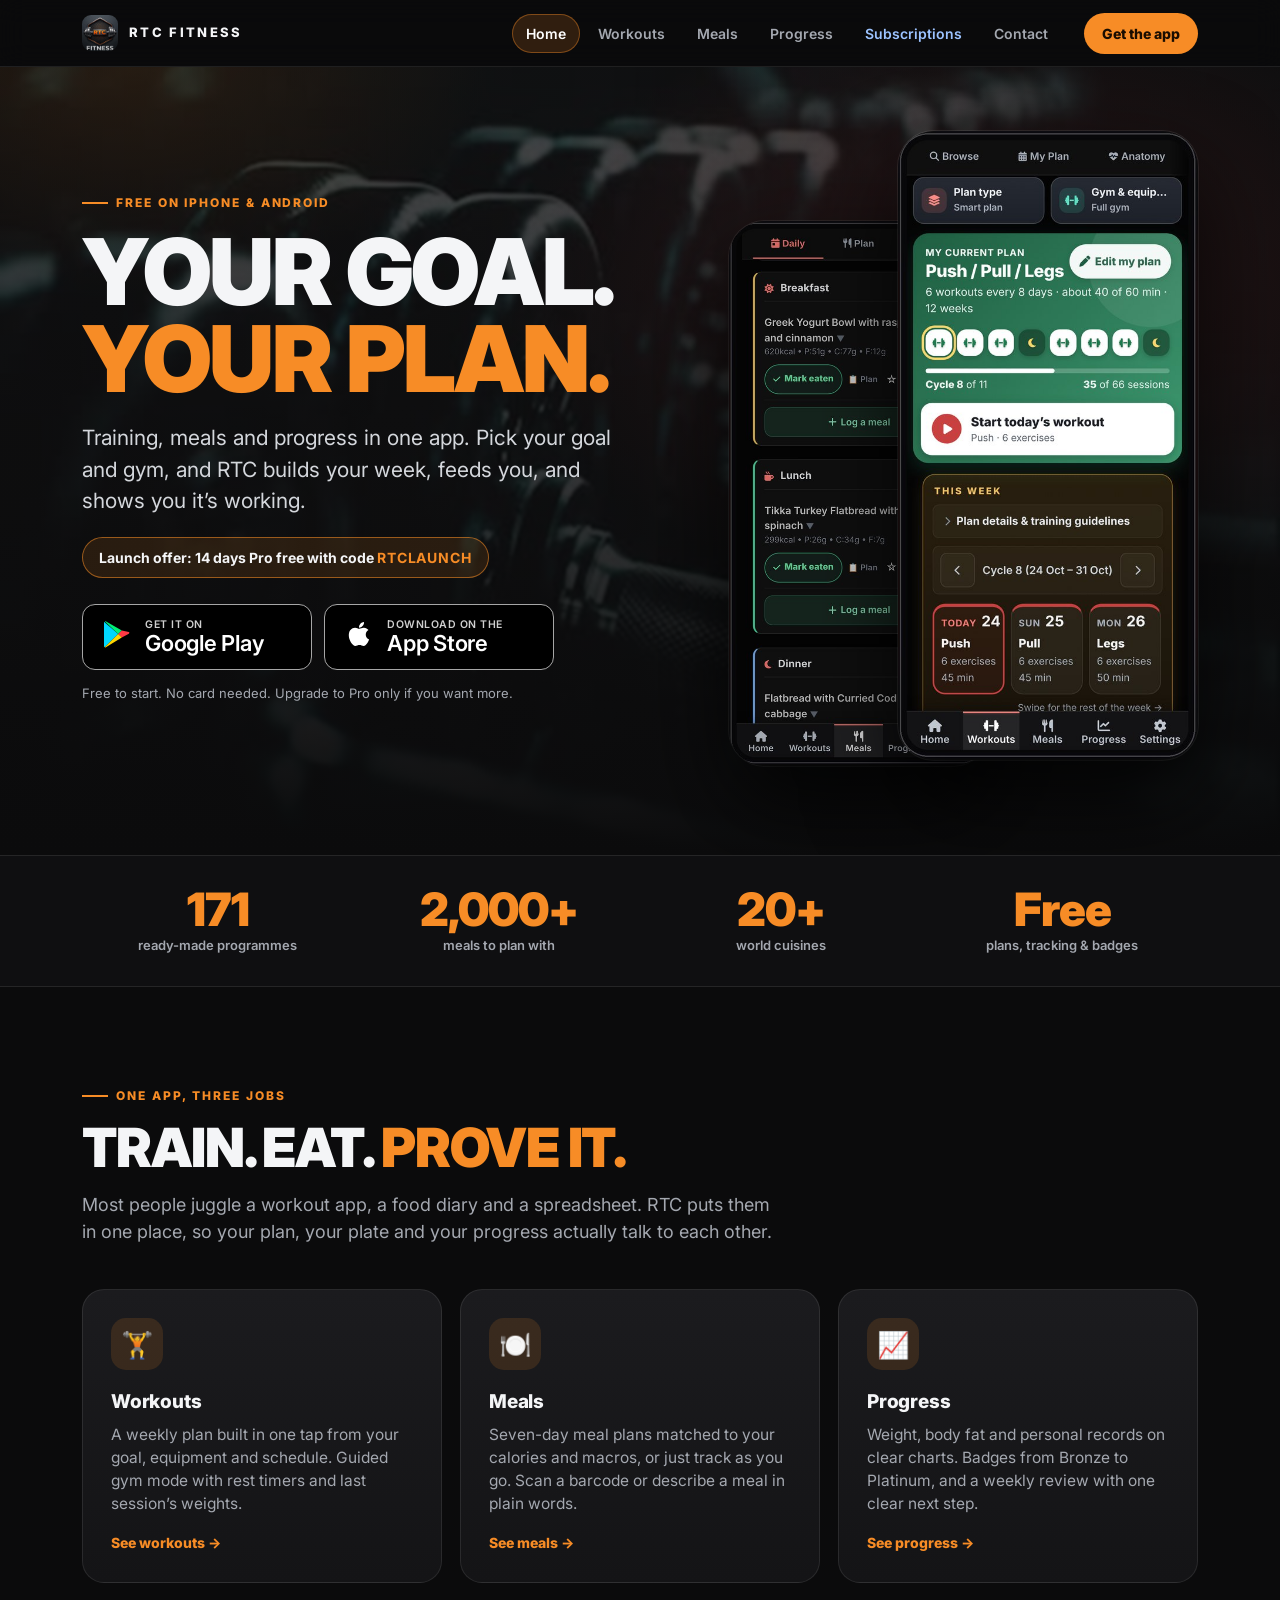
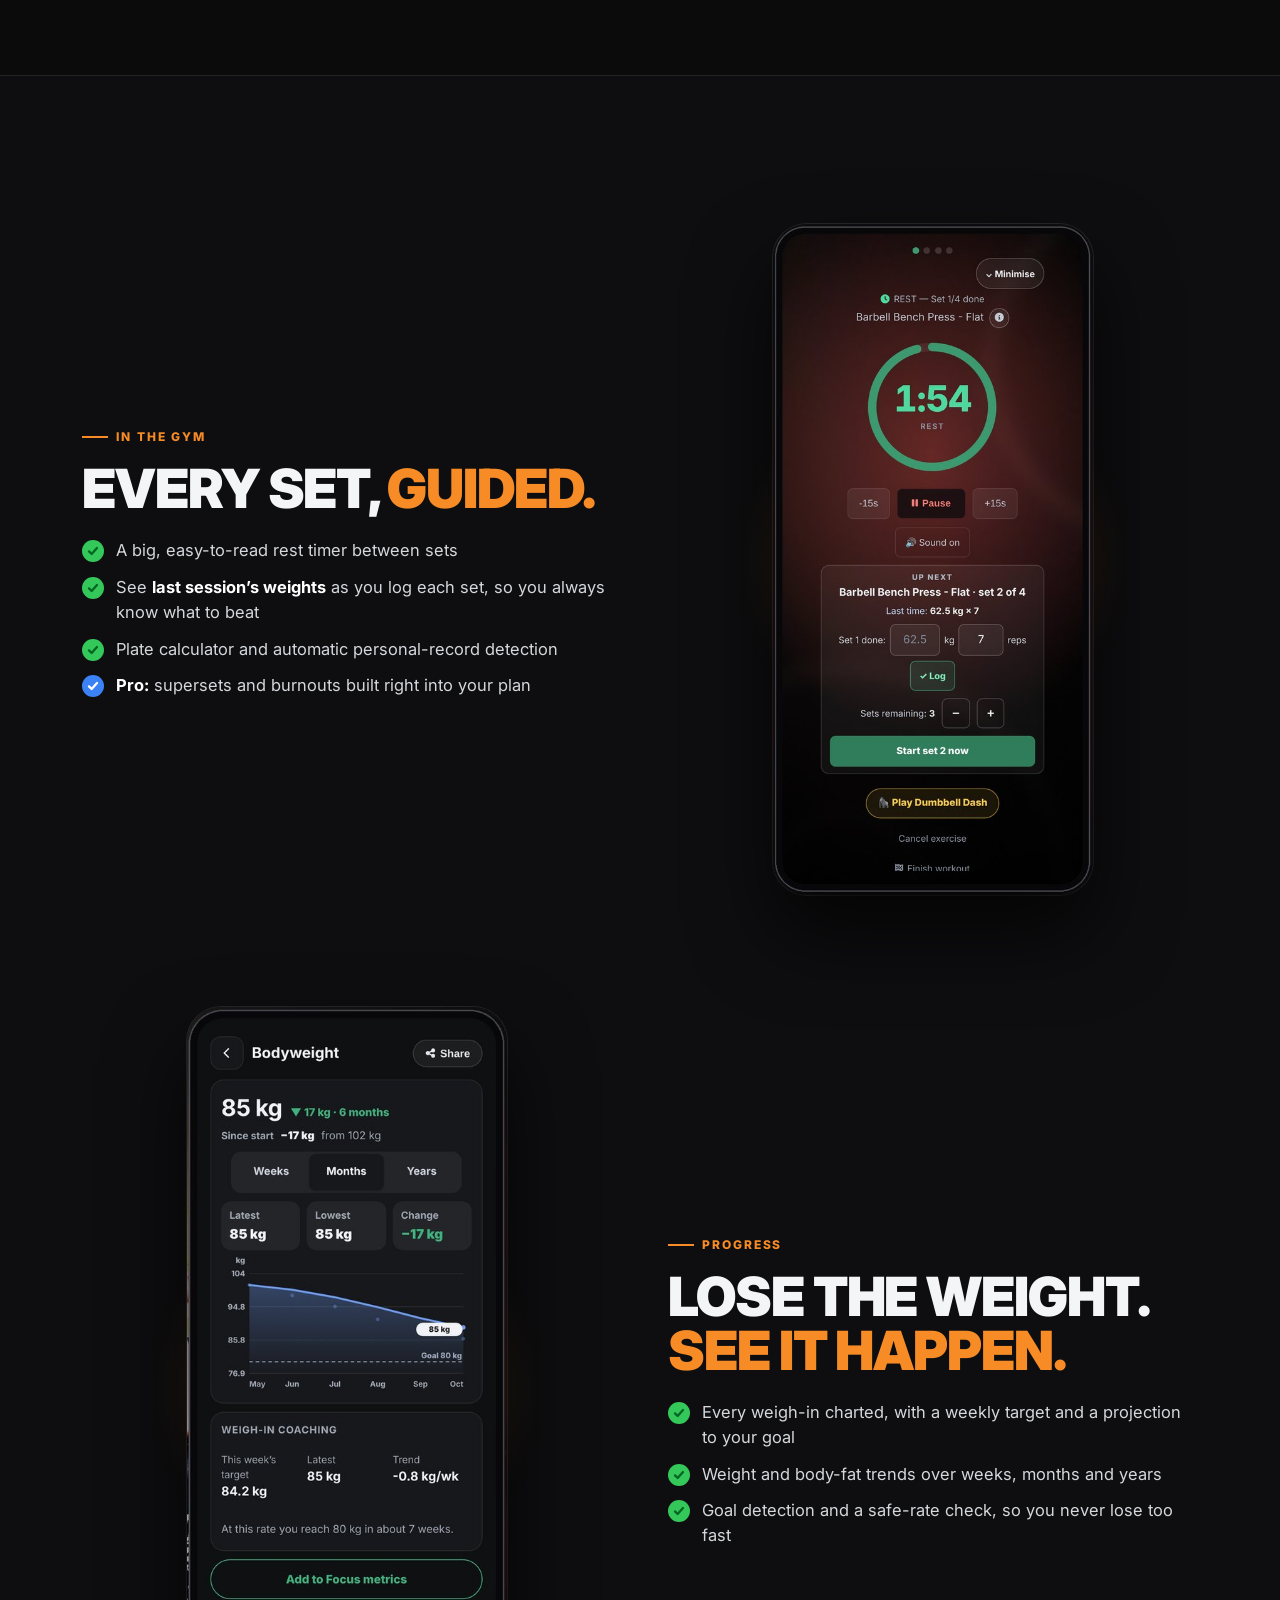
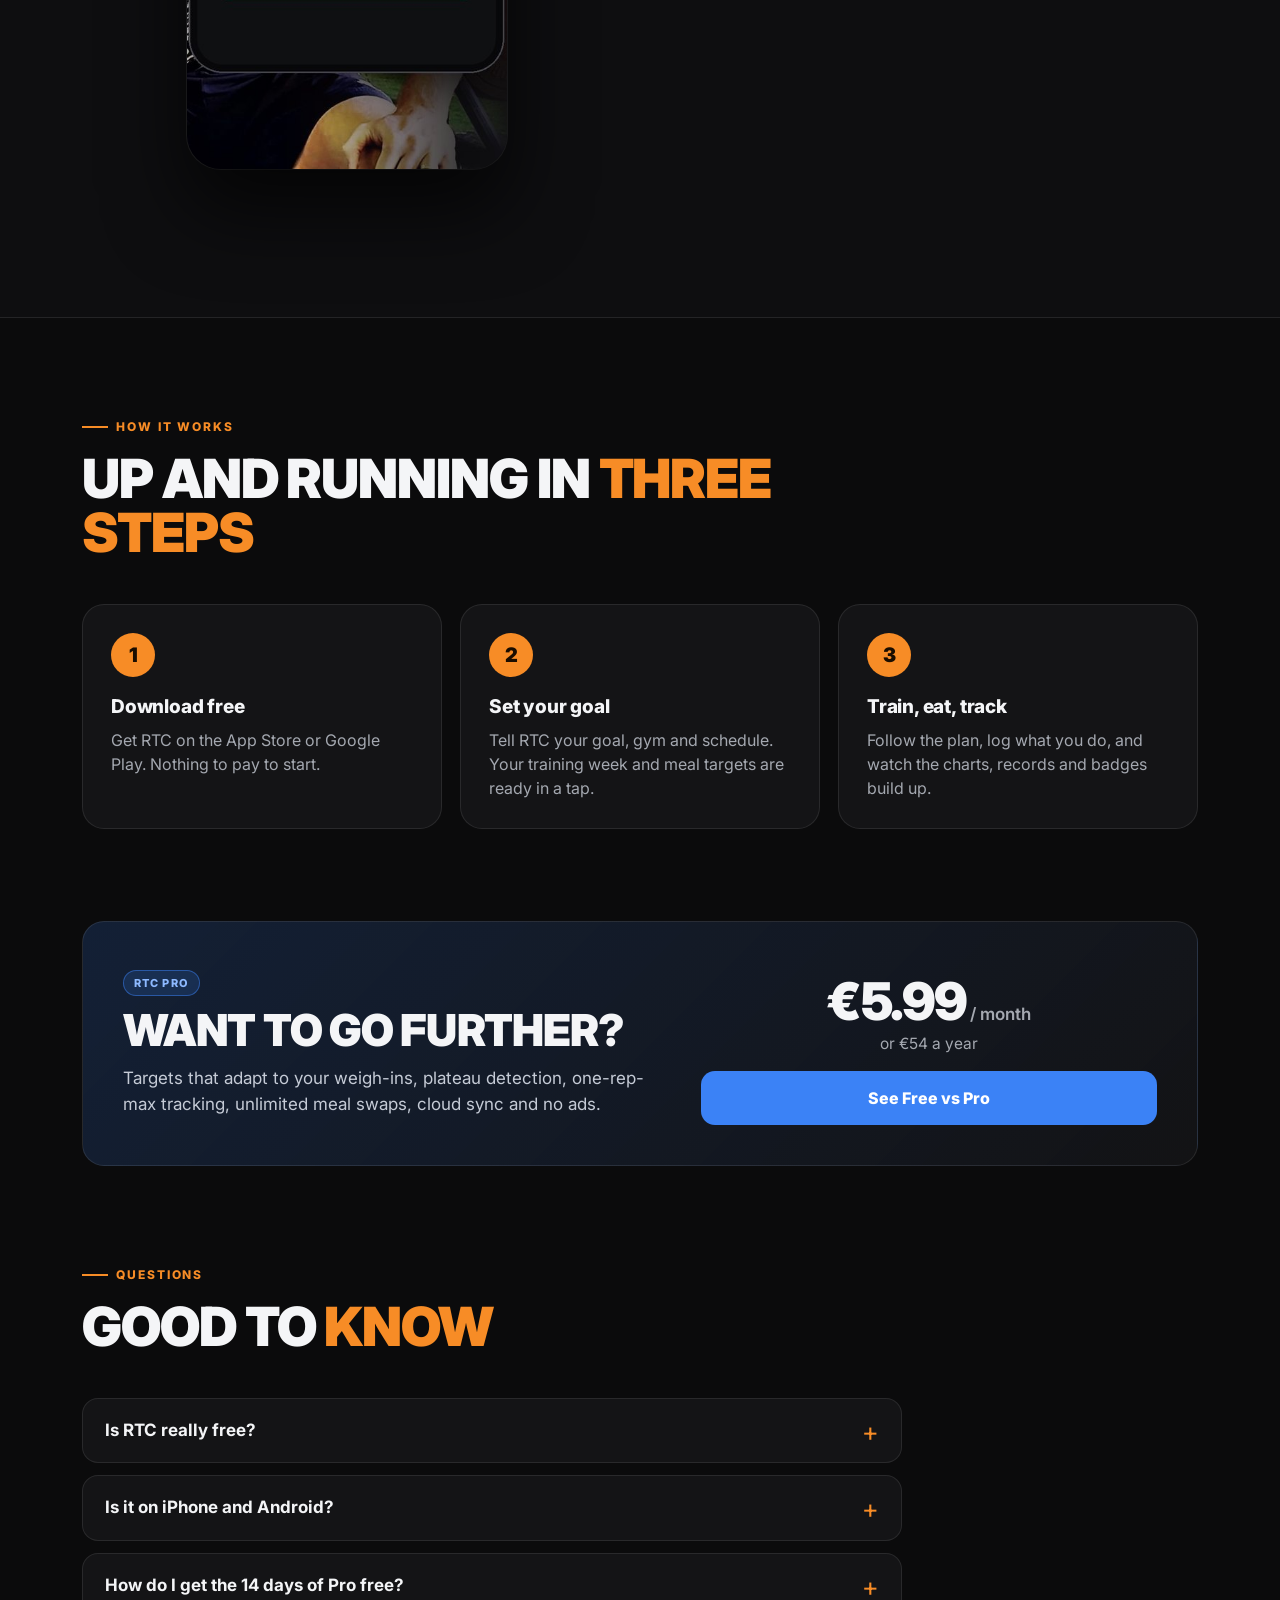
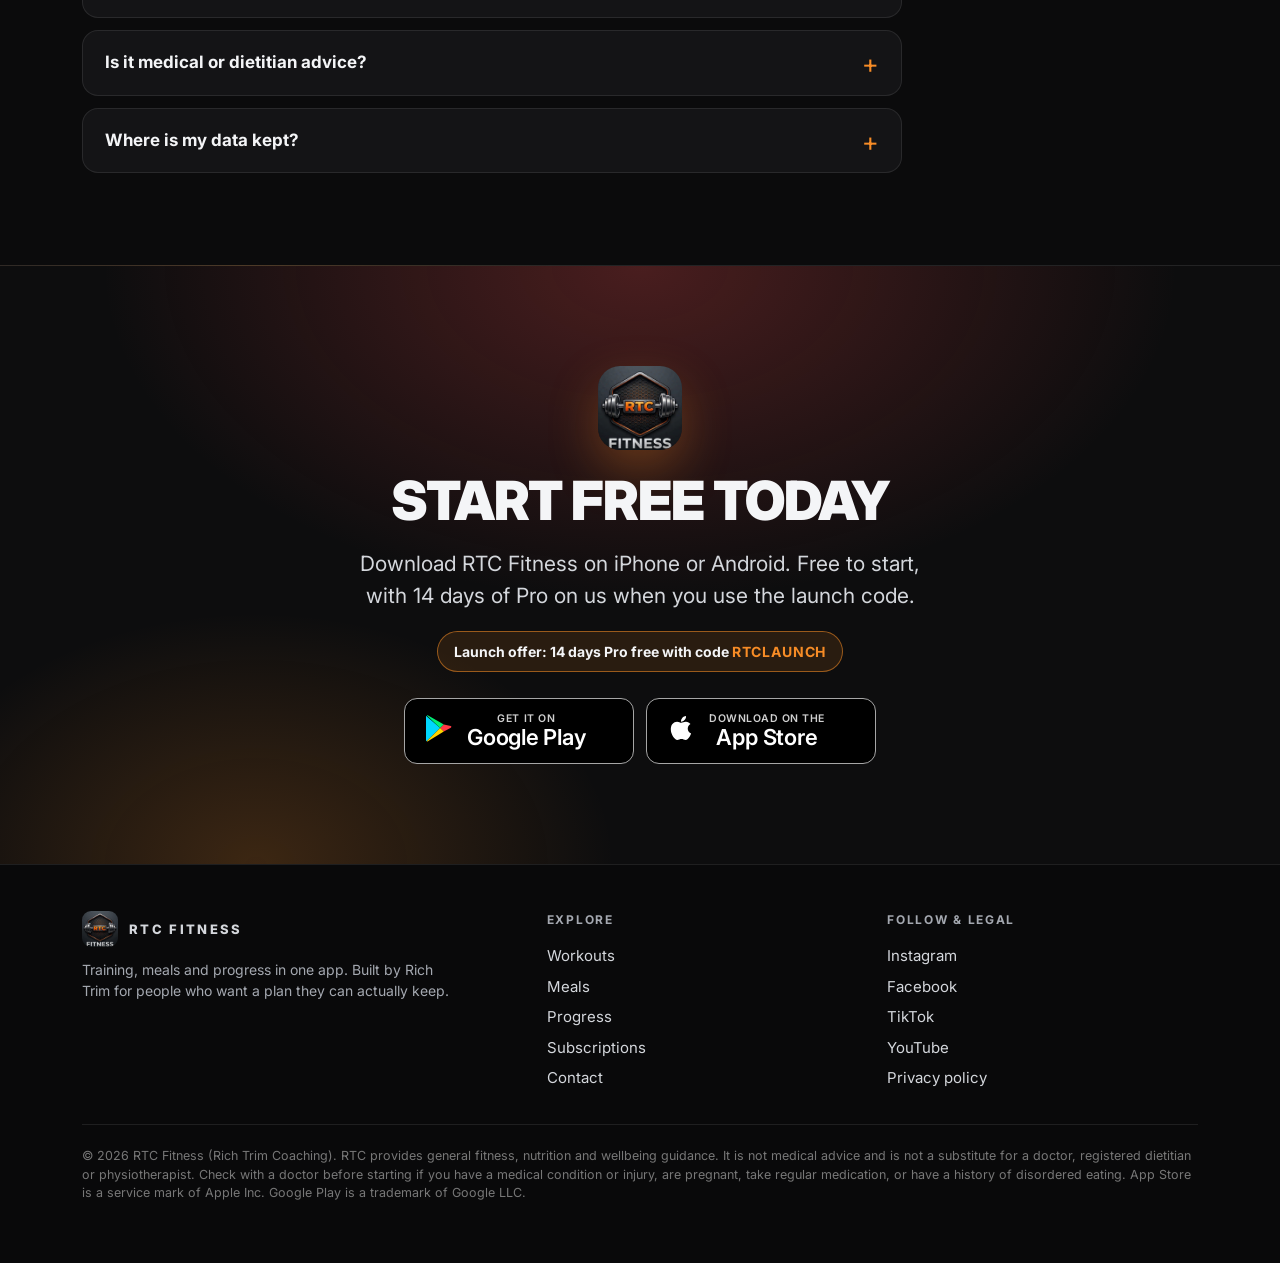
<file: index.html>
<!doctype html><html lang="en"><head><meta charset="utf-8"><meta name="viewport" content="width=device-width,initial-scale=1"><title>RTC Fitness | Training, meals and progress in one app</title><meta name="description" content="Your goal. Your plan. Free on iPhone and Android: a weekly training plan, 7-day meal plans and progress tracking in one app."><meta name="theme-color" content="#0b0b0c"><meta property="og:type" content="website"><meta property="og:site_name" content="RTC Fitness"><meta property="og:title" content="RTC Fitness | Training, meals and progress in one app"><meta property="og:description" content="Your goal. Your plan. Free on iPhone and Android: a weekly training plan, 7-day meal plans and progress tracking in one app."><meta property="og:image" content="https://rtc-fitness.app/og.png"><meta name="twitter:card" content="summary_large_image"><link rel="icon" href="icon.png"><link rel="apple-touch-icon" href="icon.png"><link rel="preconnect" href="https://fonts.googleapis.com"><link rel="preconnect" href="https://fonts.gstatic.com" crossorigin><link href="https://fonts.googleapis.com/css2?family=Inter:wght@400;500;600;700;800;900&display=swap" rel="stylesheet"><link rel="stylesheet" href="site.css"></head><body><header class="hdr"><div class="wrap"><a class="logo" href="index.html"><img src="icon.png" alt="">RTC FITNESS</a><nav id="nav"><a href="index.html">Home</a><a href="workouts.html">Workouts</a><a href="meals.html">Meals</a><a href="progress.html">Progress</a><a class="pro" href="pro.html">Subscriptions</a><a href="contact.html">Contact</a></nav><a class="cta-sm" href="download.html">Get the app</a><button class="burger" aria-label="Menu">☰</button></div></header><div class="hero"><div class="wrap"><div class="rv"><div class="eyebrow">Free on iPhone &amp; Android</div><h1>Your goal.<em>Your plan.</em></h1><p class="lead">Training, meals and progress in one app. Pick your goal and gym, and RTC builds your week, feeds you, and shows you it&rsquo;s working.</p><div class="chip">Launch offer: 14 days Pro free with code <em>RTCLAUNCH</em></div><div class="stores"><a class="sb big" data-play href="#"><span><svg viewBox="0 0 512 512" aria-hidden="true"><path fill="#00D7FE" d="M48 59.5v393c0 7 4 13 10 16.2L275 256z"/><path fill="#00F076" d="M333 313.9L275 256l58-57.9L82 56c-6-3.3-13-3.6-19.5-.5z"/><path fill="#FF3A44" d="M333 198.1L275 256l58 57.9 112-63c11-6.3 11-18.9 0-25.2z"/><path fill="#FFD500" d="M275 256L58.5 468.7c6.3 3.2 13.7 2.8 20-1.2l254.5-153.6z"/></svg></span><span><small>Get it on</small><strong>Google Play</strong></span></a><a class="sb big" data-ios href="#"><span><svg viewBox="0 0 24 24" aria-hidden="true"><path fill="#fff" d="M17.05 20.28c-.98.95-2.05.8-3.08.35-1.09-.46-2.09-.48-3.24 0-1.44.62-2.2.44-3.06-.35C2.79 15.25 3.51 7.59 9.05 7.31c1.35.07 2.29.74 3.08.8 1.18-.24 2.31-.93 3.57-.84 1.51.12 2.65.72 3.4 1.8-3.12 1.87-2.38 5.98.48 7.13-.57 1.5-1.31 2.99-2.54 4.09l.01-.01zM12.03 7.25c-.15-2.23 1.66-4.07 3.74-4.25.29 2.58-2.34 4.5-3.74 4.25z"/></svg></span><span><small>Download on the</small><strong>App Store</strong></span></a></div><p class="micro">Free to start. No card needed. Upgrade to Pro only if you want more.</p></div><div class="phones rv"><img class="ph b" src="ph-meals.jpg" alt="RTC meal plan"><img class="ph a" src="ph-plan.jpg" alt="RTC training plan"></div></div></div><div class="strip"><div class="wrap"><div><b>171</b><span>ready-made programmes</span></div><div><b>2,000+</b><span>meals to plan with</span></div><div><b>20+</b><span>world cuisines</span></div><div><b>Free</b><span>plans, tracking &amp; badges</span></div></div></div><section><div class="wrap"><div class="sec-head rv"><div class="eyebrow">One app, three jobs</div><h2>Train. Eat. <em>Prove it.</em></h2><p>Most people juggle a workout app, a food diary and a spreadsheet. RTC puts them in one place, so your plan, your plate and your progress actually talk to each other.</p></div><div class="grid3"><a class="card rv" href="workouts.html" style="text-decoration:none"><div class="ic">🏋️</div><h3>Workouts</h3><p>A weekly plan built in one tap from your goal, equipment and schedule. Guided gym mode with rest timers and last session&rsquo;s weights.</p><span class="more" style="display:inline-block;margin-top:16px;font-weight:800;font-size:14px;color:var(--o)">See workouts →</span></a><a class="card rv" href="meals.html" style="text-decoration:none"><div class="ic">🍽️</div><h3>Meals</h3><p>Seven-day meal plans matched to your calories and macros, or just track as you go. Scan a barcode or describe a meal in plain words.</p><span class="more" style="display:inline-block;margin-top:16px;font-weight:800;font-size:14px;color:var(--o)">See meals →</span></a><a class="card rv" href="progress.html" style="text-decoration:none"><div class="ic">📈</div><h3>Progress</h3><p>Weight, body fat and personal records on clear charts. Badges from Bronze to Platinum, and a weekly review with one clear next step.</p><span class="more" style="display:inline-block;margin-top:16px;font-weight:800;font-size:14px;color:var(--o)">See progress →</span></a></div></div></section><section style="background:#0e0e10;border-top:1px solid var(--line);border-bottom:1px solid var(--line)"><div class="wrap"><div class="row rv"><div class="txt"><div class="eyebrow">In the gym</div><h2>Every set, <em>guided.</em></h2><ul><li><span>A big, easy-to-read rest timer between sets</span></li><li><span>See <b>last session&rsquo;s weights</b> as you log each set, so you always know what to beat</span></li><li><span>Plate calculator and automatic personal-record detection</span></li><li class="pro"><span><b>Pro:</b> supersets and burnouts built right into your plan</span></li></ul></div><div class="shot"><img src="ph-set.jpg" alt="RTC guided set timer" loading="lazy"></div></div><div class="row rev rv"><div class="txt"><div class="eyebrow">Progress</div><h2>Lose the weight. <em>See it happen.</em></h2><ul><li><span>Every weigh-in charted, with a weekly target and a projection to your goal</span></li><li><span>Weight and body-fat trends over weeks, months and years</span></li><li><span>Goal detection and a safe-rate check, so you never lose too fast</span></li></ul></div><div class="shot"><img src="ph-weight.jpg" alt="RTC bodyweight chart" loading="lazy"></div></div></div></section><section><div class="wrap"><div class="sec-head rv"><div class="eyebrow">How it works</div><h2>Up and running in <em>three steps</em></h2></div><div class="steps"><div class="step rv"><h3>Download free</h3><p>Get RTC on the App Store or Google Play. Nothing to pay to start.</p></div><div class="step rv"><h3>Set your goal</h3><p>Tell RTC your goal, gym and schedule. Your training week and meal targets are ready in a tap.</p></div><div class="step rv"><h3>Train, eat, track</h3><p>Follow the plan, log what you do, and watch the charts, records and badges build up.</p></div></div></div></section><section style="padding-top:0"><div class="wrap"><div class="card rv" style="padding:40px;display:grid;grid-template-columns:1.2fr 1fr;gap:30px;align-items:center;background:linear-gradient(135deg,rgba(59,130,246,.18),rgba(20,20,22,.9))"><div><span class="tag pro">RTC Pro</span><h2 style="font-size:clamp(28px,4vw,44px)">Want to go further?</h2><p style="color:#c5cbd6;font-size:17px;margin:14px 0 0">Targets that adapt to your weigh-ins, plateau detection, one-rep-max tracking, unlimited meal swaps, cloud sync and no ads.</p></div><div style="text-align:center"><div class="price" style="font-size:52px">€5.99<span> / month</span></div><p style="color:var(--mut);margin:0 0 16px">or €54 a year</p><a class="btn b" href="pro.html">See Free vs Pro</a></div></div></div></section><section style="padding-top:0"><div class="wrap"><div class="sec-head rv"><div class="eyebrow">Questions</div><h2>Good to <em>know</em></h2></div><div class="faq"><details><summary>Is RTC really free?</summary><p>Yes. Plan building, custom muscle splits, all 171 programmes, meal planning, food tracking, barcode scanning, badges and progress tracking are free. RTC Pro adds extra tools if you want them.</p></details><details><summary>Is it on iPhone and Android?</summary><p>Yes. RTC is on the App Store for iPhone and on Google Play for Android. Tap a button above and your store opens.</p></details><details><summary>How do I get the 14 days of Pro free?</summary><p>Use the launch code RTCLAUNCH when you subscribe to RTC Pro in your store. It gives you 14 days of Pro to try everything before you pay.</p></details><details><summary>Is it medical or dietitian advice?</summary><p>No. RTC gives general fitness, nutrition and wellbeing guidance. Check with a doctor before you start if you have a medical condition or injury, are pregnant, take regular medication, or have a history of disordered eating.</p></details><details><summary>Where is my data kept?</summary><p>Your progress photos stay privately on your phone. You can read the full details in the privacy policy linked in the footer.</p></details></div></div></section><section class="final"><div class="wrap rv"><img class="ic" src="icon.png" alt="RTC Fitness"><h2>Start free today</h2><p class="lead">Download RTC Fitness on iPhone or Android. Free to start, with 14 days of Pro on us when you use the launch code.</p><div class="chip">Launch offer: 14 days Pro free with code <em>RTCLAUNCH</em></div><div class="stores"><a class="sb big" data-play href="#"><span><svg viewBox="0 0 512 512" aria-hidden="true"><path fill="#00D7FE" d="M48 59.5v393c0 7 4 13 10 16.2L275 256z"/><path fill="#00F076" d="M333 313.9L275 256l58-57.9L82 56c-6-3.3-13-3.6-19.5-.5z"/><path fill="#FF3A44" d="M333 198.1L275 256l58 57.9 112-63c11-6.3 11-18.9 0-25.2z"/><path fill="#FFD500" d="M275 256L58.5 468.7c6.3 3.2 13.7 2.8 20-1.2l254.5-153.6z"/></svg></span><span><small>Get it on</small><strong>Google Play</strong></span></a><a class="sb big" data-ios href="#"><span><svg viewBox="0 0 24 24" aria-hidden="true"><path fill="#fff" d="M17.05 20.28c-.98.95-2.05.8-3.08.35-1.09-.46-2.09-.48-3.24 0-1.44.62-2.2.44-3.06-.35C2.79 15.25 3.51 7.59 9.05 7.31c1.35.07 2.29.74 3.08.8 1.18-.24 2.31-.93 3.57-.84 1.51.12 2.65.72 3.4 1.8-3.12 1.87-2.38 5.98.48 7.13-.57 1.5-1.31 2.99-2.54 4.09l.01-.01zM12.03 7.25c-.15-2.23 1.66-4.07 3.74-4.25.29 2.58-2.34 4.5-3.74 4.25z"/></svg></span><span><small>Download on the</small><strong>App Store</strong></span></a></div></div></section><footer><div class="wrap"><div><a class="logo" href="index.html" style="padding:0"><img src="icon.png" alt="" style="width:36px;height:36px;border-radius:9px">RTC FITNESS</a><p>Training, meals and progress in one app. Built by Rich Trim for people who want a plan they can actually keep.</p></div><div><h4>Explore</h4><a href="workouts.html">Workouts</a><a href="meals.html">Meals</a><a href="progress.html">Progress</a><a href="pro.html">Subscriptions</a><a href="contact.html">Contact</a></div><div><h4>Follow &amp; legal</h4><a href="https://www.instagram.com/prodadbod/" target="_blank" rel="noopener">Instagram</a><a href="https://www.facebook.com/profile.php?id=61595513233876" target="_blank" rel="noopener">Facebook</a><a href="https://www.tiktok.com/@prodadbod" target="_blank" rel="noopener">TikTok</a><a href="https://www.youtube.com/channel/UCSv2McGazLDRUVyQPkw27kA" target="_blank" rel="noopener">YouTube</a><a href="https://rtcfitness.github.io/rtc-privacy/" target="_blank" rel="noopener">Privacy policy</a></div><div class="legal">© 2026 RTC Fitness (Rich Trim Coaching). RTC provides general fitness, nutrition and wellbeing guidance. It is not medical advice and is not a substitute for a doctor, registered dietitian or physiotherapist. Check with a doctor before starting if you have a medical condition or injury, are pregnant, take regular medication, or have a history of disordered eating. App Store is a service mark of Apple Inc. Google Play is a trademark of Google LLC.</div></div></footer><script src="site.js"></script></body></html>
</file>
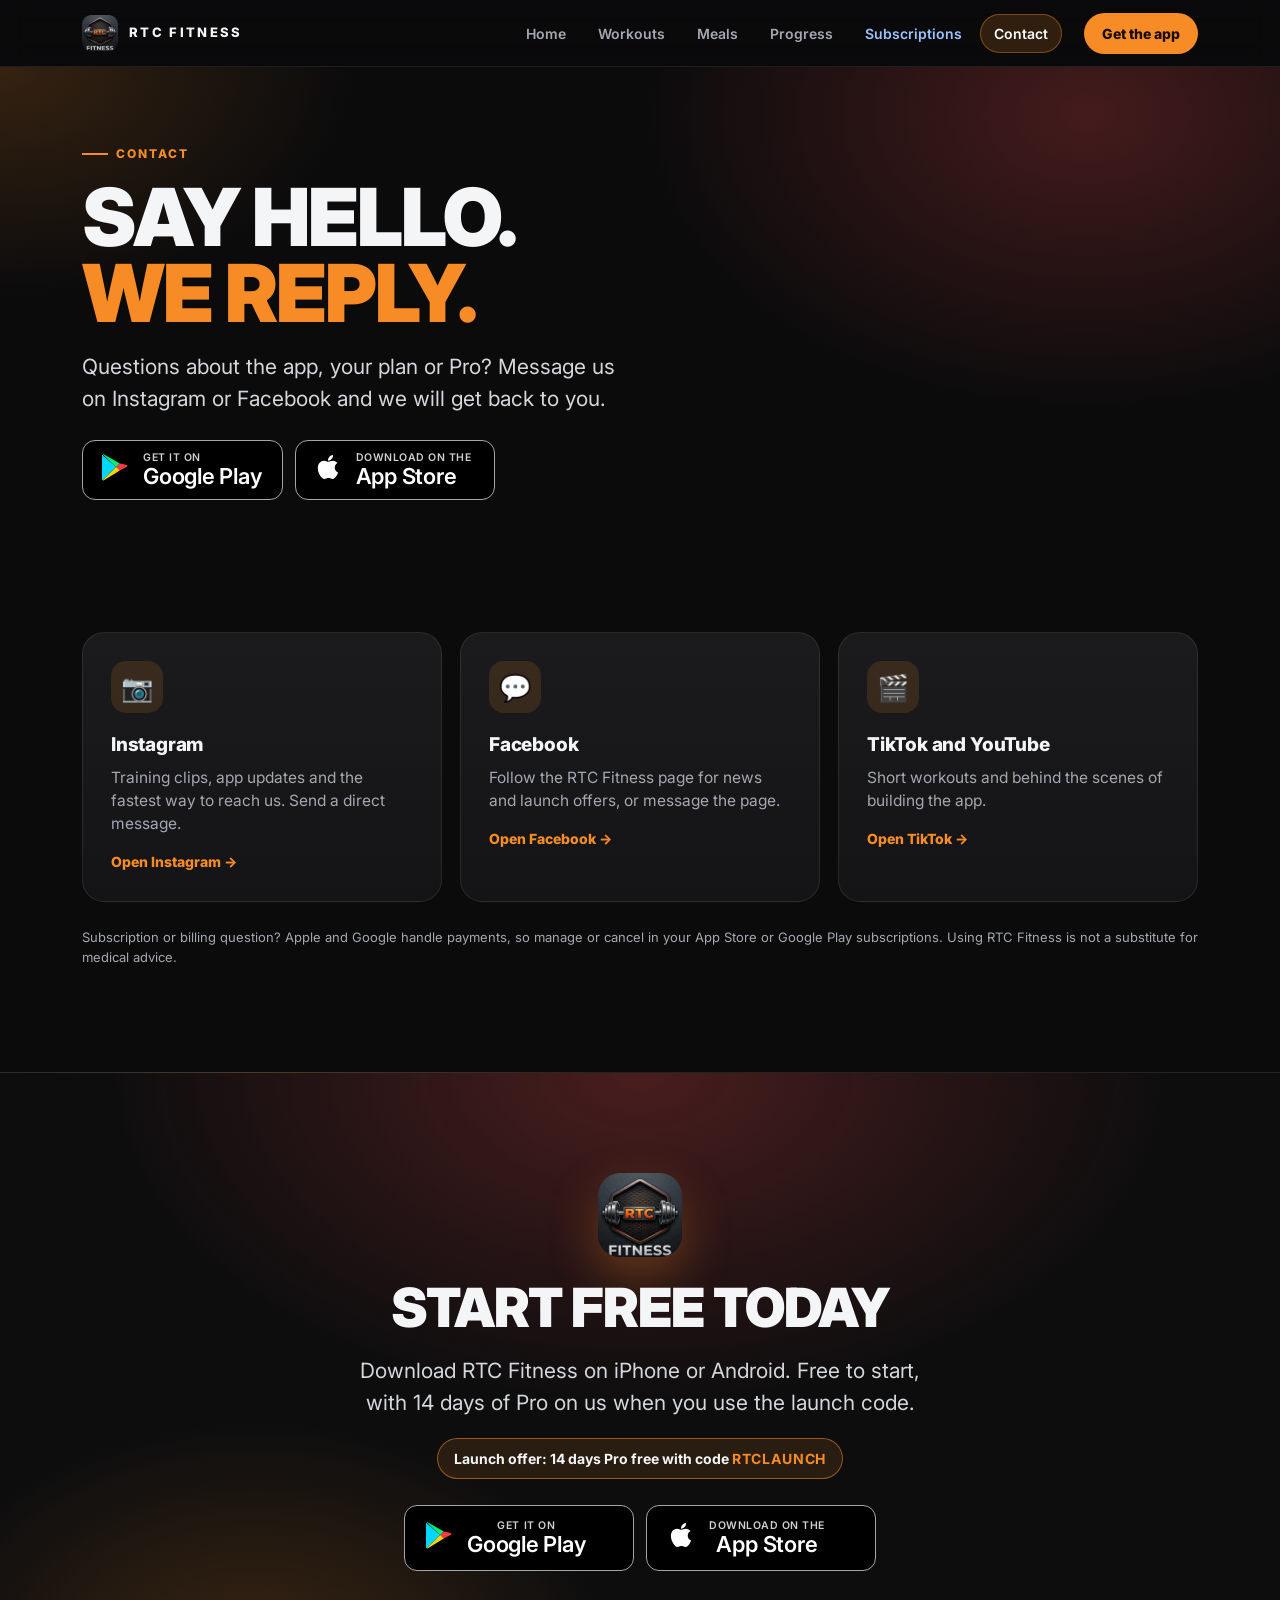
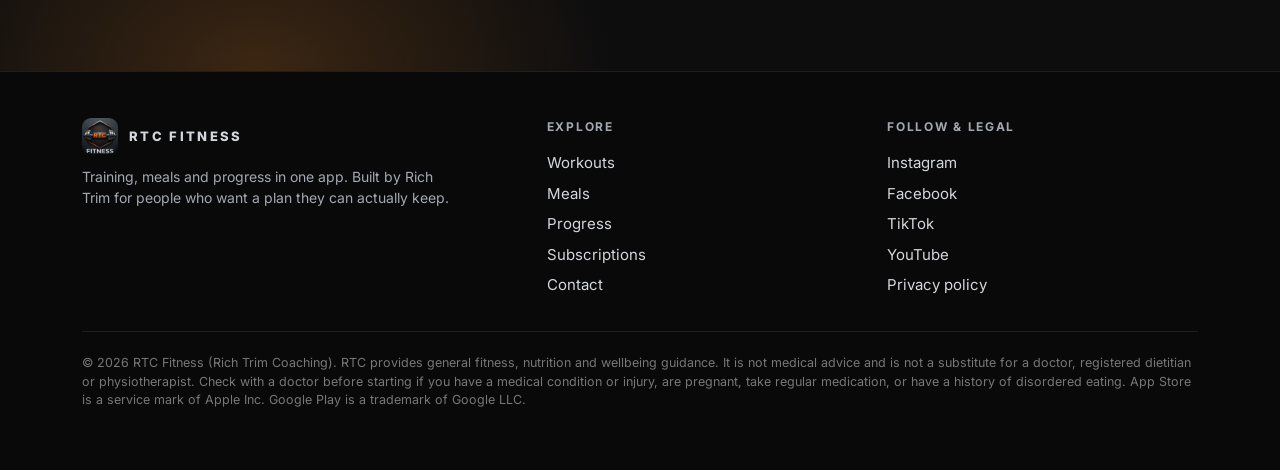
<file: contact.html>
<!doctype html><html lang="en"><head><meta charset="utf-8"><meta name="viewport" content="width=device-width,initial-scale=1"><title>Contact | RTC Fitness</title><meta name="description" content="Contact RTC Fitness on Instagram or Facebook. Questions about the app, your plan or Pro."><meta name="theme-color" content="#0b0b0c"><meta property="og:type" content="website"><meta property="og:site_name" content="RTC Fitness"><meta property="og:title" content="Contact | RTC Fitness"><meta property="og:description" content="Contact RTC Fitness on Instagram or Facebook. Questions about the app, your plan or Pro."><meta property="og:image" content="https://rtc-fitness.app/og.png"><meta name="twitter:card" content="summary_large_image"><link rel="icon" href="icon.png"><link rel="apple-touch-icon" href="icon.png"><link rel="preconnect" href="https://fonts.googleapis.com"><link rel="preconnect" href="https://fonts.gstatic.com" crossorigin><link href="https://fonts.googleapis.com/css2?family=Inter:wght@400;500;600;700;800;900&display=swap" rel="stylesheet"><link rel="stylesheet" href="site.css"></head><body><header class="hdr"><div class="wrap"><a class="logo" href="index.html"><img src="icon.png" alt="">RTC FITNESS</a><nav id="nav"><a href="index.html">Home</a><a href="workouts.html">Workouts</a><a href="meals.html">Meals</a><a href="progress.html">Progress</a><a class="pro" href="pro.html">Subscriptions</a><a href="contact.html">Contact</a></nav><a class="cta-sm" href="download.html">Get the app</a><button class="burger" aria-label="Menu">☰</button></div></header><div class="phero"><div class="wrap rv"><div class="eyebrow">Contact</div><h1>Say hello.<em>We reply.</em></h1><p class="lead">Questions about the app, your plan or Pro? Message us on Instagram or Facebook and we will get back to you.</p><div class="stores"><a class="sb" data-play href="#"><span><svg viewBox="0 0 512 512" aria-hidden="true"><path fill="#00D7FE" d="M48 59.5v393c0 7 4 13 10 16.2L275 256z"/><path fill="#00F076" d="M333 313.9L275 256l58-57.9L82 56c-6-3.3-13-3.6-19.5-.5z"/><path fill="#FF3A44" d="M333 198.1L275 256l58 57.9 112-63c11-6.3 11-18.9 0-25.2z"/><path fill="#FFD500" d="M275 256L58.5 468.7c6.3 3.2 13.7 2.8 20-1.2l254.5-153.6z"/></svg></span><span><small>Get it on</small><strong>Google Play</strong></span></a><a class="sb" data-ios href="#"><span><svg viewBox="0 0 24 24" aria-hidden="true"><path fill="#fff" d="M17.05 20.28c-.98.95-2.05.8-3.08.35-1.09-.46-2.09-.48-3.24 0-1.44.62-2.2.44-3.06-.35C2.79 15.25 3.51 7.59 9.05 7.31c1.35.07 2.29.74 3.08.8 1.18-.24 2.31-.93 3.57-.84 1.51.12 2.65.72 3.4 1.8-3.12 1.87-2.38 5.98.48 7.13-.57 1.5-1.31 2.99-2.54 4.09l.01-.01zM12.03 7.25c-.15-2.23 1.66-4.07 3.74-4.25.29 2.58-2.34 4.5-3.74 4.25z"/></svg></span><span><small>Download on the</small><strong>App Store</strong></span></a></div></div></div><section><div class="wrap"><div class="grid3"><div class="card rv"><div class="ic">&#128247;</div><h3>Instagram</h3><p>Training clips, app updates and the fastest way to reach us. Send a direct message.</p><a class="more" href="https://www.instagram.com/prodadbod/" target="_blank" rel="noopener">Open Instagram &rarr;</a></div><div class="card rv"><div class="ic">&#128172;</div><h3>Facebook</h3><p>Follow the RTC Fitness page for news and launch offers, or message the page.</p><a class="more" href="https://www.facebook.com/profile.php?id=61595513233876" target="_blank" rel="noopener">Open Facebook &rarr;</a></div><div class="card rv"><div class="ic">&#127916;</div><h3>TikTok and YouTube</h3><p>Short workouts and behind the scenes of building the app.</p><a class="more" href="https://www.tiktok.com/@prodadbod" target="_blank" rel="noopener">Open TikTok &rarr;</a></div></div><p class="micro rv" style="margin-top:26px">Subscription or billing question? Apple and Google handle payments, so manage or cancel in your App Store or Google Play subscriptions. Using RTC Fitness is not a substitute for medical advice.</p></div></section><section class="final"><div class="wrap rv"><img class="ic" src="icon.png" alt="RTC Fitness"><h2>Start free today</h2><p class="lead">Download RTC Fitness on iPhone or Android. Free to start, with 14 days of Pro on us when you use the launch code.</p><div class="chip">Launch offer: 14 days Pro free with code <em>RTCLAUNCH</em></div><div class="stores"><a class="sb big" data-play href="#"><span><svg viewBox="0 0 512 512" aria-hidden="true"><path fill="#00D7FE" d="M48 59.5v393c0 7 4 13 10 16.2L275 256z"/><path fill="#00F076" d="M333 313.9L275 256l58-57.9L82 56c-6-3.3-13-3.6-19.5-.5z"/><path fill="#FF3A44" d="M333 198.1L275 256l58 57.9 112-63c11-6.3 11-18.9 0-25.2z"/><path fill="#FFD500" d="M275 256L58.5 468.7c6.3 3.2 13.7 2.8 20-1.2l254.5-153.6z"/></svg></span><span><small>Get it on</small><strong>Google Play</strong></span></a><a class="sb big" data-ios href="#"><span><svg viewBox="0 0 24 24" aria-hidden="true"><path fill="#fff" d="M17.05 20.28c-.98.95-2.05.8-3.08.35-1.09-.46-2.09-.48-3.24 0-1.44.62-2.2.44-3.06-.35C2.79 15.25 3.51 7.59 9.05 7.31c1.35.07 2.29.74 3.08.8 1.18-.24 2.31-.93 3.57-.84 1.51.12 2.65.72 3.4 1.8-3.12 1.87-2.38 5.98.48 7.13-.57 1.5-1.31 2.99-2.54 4.09l.01-.01zM12.03 7.25c-.15-2.23 1.66-4.07 3.74-4.25.29 2.58-2.34 4.5-3.74 4.25z"/></svg></span><span><small>Download on the</small><strong>App Store</strong></span></a></div></div></section><footer><div class="wrap"><div><a class="logo" href="index.html" style="padding:0"><img src="icon.png" alt="" style="width:36px;height:36px;border-radius:9px">RTC FITNESS</a><p>Training, meals and progress in one app. Built by Rich Trim for people who want a plan they can actually keep.</p></div><div><h4>Explore</h4><a href="workouts.html">Workouts</a><a href="meals.html">Meals</a><a href="progress.html">Progress</a><a href="pro.html">Subscriptions</a><a href="contact.html">Contact</a></div><div><h4>Follow &amp; legal</h4><a href="https://www.instagram.com/prodadbod/" target="_blank" rel="noopener">Instagram</a><a href="https://www.facebook.com/profile.php?id=61595513233876" target="_blank" rel="noopener">Facebook</a><a href="https://www.tiktok.com/@prodadbod" target="_blank" rel="noopener">TikTok</a><a href="https://www.youtube.com/channel/UCSv2McGazLDRUVyQPkw27kA" target="_blank" rel="noopener">YouTube</a><a href="https://rtcfitness.github.io/rtc-privacy/" target="_blank" rel="noopener">Privacy policy</a></div><div class="legal">© 2026 RTC Fitness (Rich Trim Coaching). RTC provides general fitness, nutrition and wellbeing guidance. It is not medical advice and is not a substitute for a doctor, registered dietitian or physiotherapist. Check with a doctor before starting if you have a medical condition or injury, are pregnant, take regular medication, or have a history of disordered eating. App Store is a service mark of Apple Inc. Google Play is a trademark of Google LLC.</div></div></footer><script src="site.js"></script></body></html>
</file>
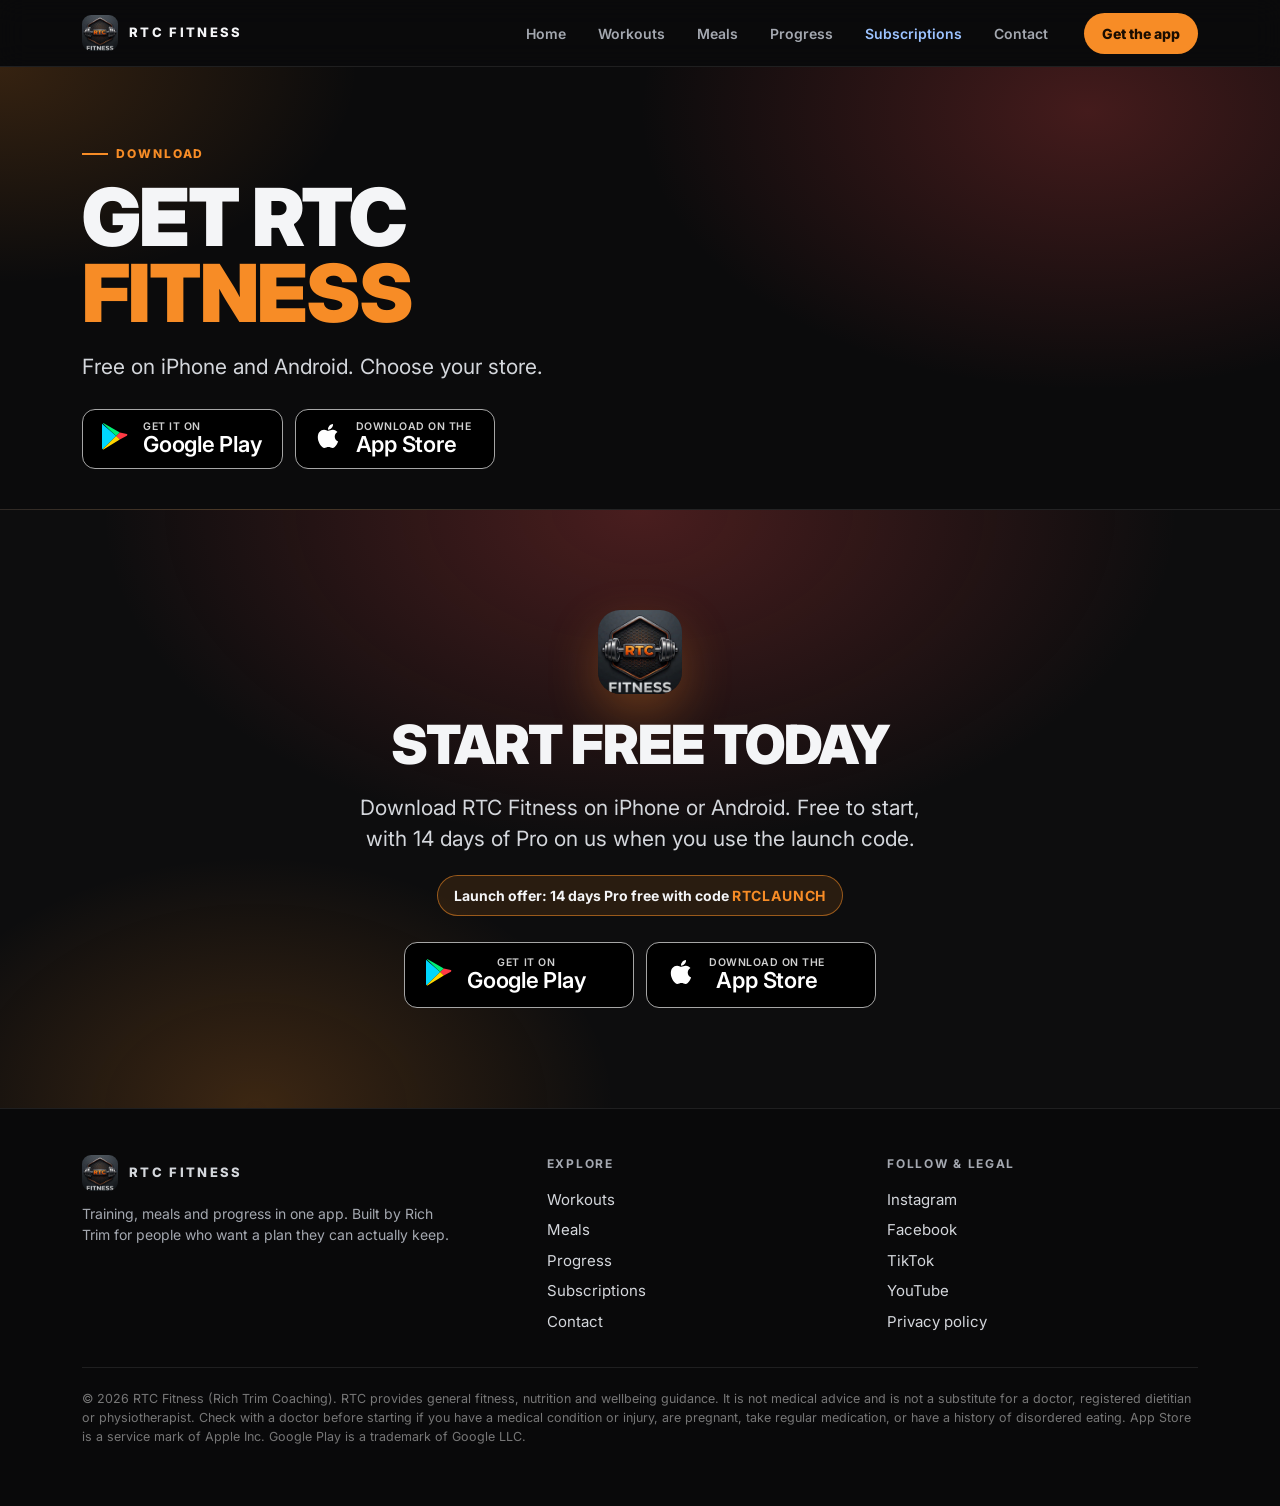
<file: download.html>
<!doctype html><html lang="en"><head><meta charset="utf-8"><meta name="viewport" content="width=device-width,initial-scale=1"><title>Download RTC Fitness</title><meta name="description" content="Download RTC Fitness free on the App Store or Google Play."><meta name="theme-color" content="#0b0b0c"><meta property="og:type" content="website"><meta property="og:site_name" content="RTC Fitness"><meta property="og:title" content="Download RTC Fitness"><meta property="og:description" content="Download RTC Fitness free on the App Store or Google Play."><meta property="og:image" content="https://rtc-fitness.app/og.png"><meta name="twitter:card" content="summary_large_image"><link rel="icon" href="icon.png"><link rel="apple-touch-icon" href="icon.png"><link rel="preconnect" href="https://fonts.googleapis.com"><link rel="preconnect" href="https://fonts.gstatic.com" crossorigin><link href="https://fonts.googleapis.com/css2?family=Inter:wght@400;500;600;700;800;900&display=swap" rel="stylesheet"><link rel="stylesheet" href="site.css"></head><body><header class="hdr"><div class="wrap"><a class="logo" href="index.html"><img src="icon.png" alt="">RTC FITNESS</a><nav id="nav"><a href="index.html">Home</a><a href="workouts.html">Workouts</a><a href="meals.html">Meals</a><a href="progress.html">Progress</a><a class="pro" href="pro.html">Subscriptions</a><a href="contact.html">Contact</a></nav><a class="cta-sm" href="download.html">Get the app</a><button class="burger" aria-label="Menu">☰</button></div></header><div class="phero"><div class="wrap rv"><div class="eyebrow">Download</div><h1>Get RTC<em>Fitness</em></h1><p class="lead">Free on iPhone and Android. Choose your store.</p><div class="stores"><a class="sb" data-play href="#"><span><svg viewBox="0 0 512 512" aria-hidden="true"><path fill="#00D7FE" d="M48 59.5v393c0 7 4 13 10 16.2L275 256z"/><path fill="#00F076" d="M333 313.9L275 256l58-57.9L82 56c-6-3.3-13-3.6-19.5-.5z"/><path fill="#FF3A44" d="M333 198.1L275 256l58 57.9 112-63c11-6.3 11-18.9 0-25.2z"/><path fill="#FFD500" d="M275 256L58.5 468.7c6.3 3.2 13.7 2.8 20-1.2l254.5-153.6z"/></svg></span><span><small>Get it on</small><strong>Google Play</strong></span></a><a class="sb" data-ios href="#"><span><svg viewBox="0 0 24 24" aria-hidden="true"><path fill="#fff" d="M17.05 20.28c-.98.95-2.05.8-3.08.35-1.09-.46-2.09-.48-3.24 0-1.44.62-2.2.44-3.06-.35C2.79 15.25 3.51 7.59 9.05 7.31c1.35.07 2.29.74 3.08.8 1.18-.24 2.31-.93 3.57-.84 1.51.12 2.65.72 3.4 1.8-3.12 1.87-2.38 5.98.48 7.13-.57 1.5-1.31 2.99-2.54 4.09l.01-.01zM12.03 7.25c-.15-2.23 1.66-4.07 3.74-4.25.29 2.58-2.34 4.5-3.74 4.25z"/></svg></span><span><small>Download on the</small><strong>App Store</strong></span></a></div></div></div><section class="final"><div class="wrap rv"><img class="ic" src="icon.png" alt="RTC Fitness"><h2>Start free today</h2><p class="lead">Download RTC Fitness on iPhone or Android. Free to start, with 14 days of Pro on us when you use the launch code.</p><div class="chip">Launch offer: 14 days Pro free with code <em>RTCLAUNCH</em></div><div class="stores"><a class="sb big" data-play href="#"><span><svg viewBox="0 0 512 512" aria-hidden="true"><path fill="#00D7FE" d="M48 59.5v393c0 7 4 13 10 16.2L275 256z"/><path fill="#00F076" d="M333 313.9L275 256l58-57.9L82 56c-6-3.3-13-3.6-19.5-.5z"/><path fill="#FF3A44" d="M333 198.1L275 256l58 57.9 112-63c11-6.3 11-18.9 0-25.2z"/><path fill="#FFD500" d="M275 256L58.5 468.7c6.3 3.2 13.7 2.8 20-1.2l254.5-153.6z"/></svg></span><span><small>Get it on</small><strong>Google Play</strong></span></a><a class="sb big" data-ios href="#"><span><svg viewBox="0 0 24 24" aria-hidden="true"><path fill="#fff" d="M17.05 20.28c-.98.95-2.05.8-3.08.35-1.09-.46-2.09-.48-3.24 0-1.44.62-2.2.44-3.06-.35C2.79 15.25 3.51 7.59 9.05 7.31c1.35.07 2.29.74 3.08.8 1.18-.24 2.31-.93 3.57-.84 1.51.12 2.65.72 3.4 1.8-3.12 1.87-2.38 5.98.48 7.13-.57 1.5-1.31 2.99-2.54 4.09l.01-.01zM12.03 7.25c-.15-2.23 1.66-4.07 3.74-4.25.29 2.58-2.34 4.5-3.74 4.25z"/></svg></span><span><small>Download on the</small><strong>App Store</strong></span></a></div></div></section><footer><div class="wrap"><div><a class="logo" href="index.html" style="padding:0"><img src="icon.png" alt="" style="width:36px;height:36px;border-radius:9px">RTC FITNESS</a><p>Training, meals and progress in one app. Built by Rich Trim for people who want a plan they can actually keep.</p></div><div><h4>Explore</h4><a href="workouts.html">Workouts</a><a href="meals.html">Meals</a><a href="progress.html">Progress</a><a href="pro.html">Subscriptions</a><a href="contact.html">Contact</a></div><div><h4>Follow &amp; legal</h4><a href="https://www.instagram.com/prodadbod/" target="_blank" rel="noopener">Instagram</a><a href="https://www.facebook.com/profile.php?id=61595513233876" target="_blank" rel="noopener">Facebook</a><a href="https://www.tiktok.com/@prodadbod" target="_blank" rel="noopener">TikTok</a><a href="https://www.youtube.com/channel/UCSv2McGazLDRUVyQPkw27kA" target="_blank" rel="noopener">YouTube</a><a href="https://rtcfitness.github.io/rtc-privacy/" target="_blank" rel="noopener">Privacy policy</a></div><div class="legal">© 2026 RTC Fitness (Rich Trim Coaching). RTC provides general fitness, nutrition and wellbeing guidance. It is not medical advice and is not a substitute for a doctor, registered dietitian or physiotherapist. Check with a doctor before starting if you have a medical condition or injury, are pregnant, take regular medication, or have a history of disordered eating. App Store is a service mark of Apple Inc. Google Play is a trademark of Google LLC.</div></div></footer><script src="site.js"></script></body></html>
</file>
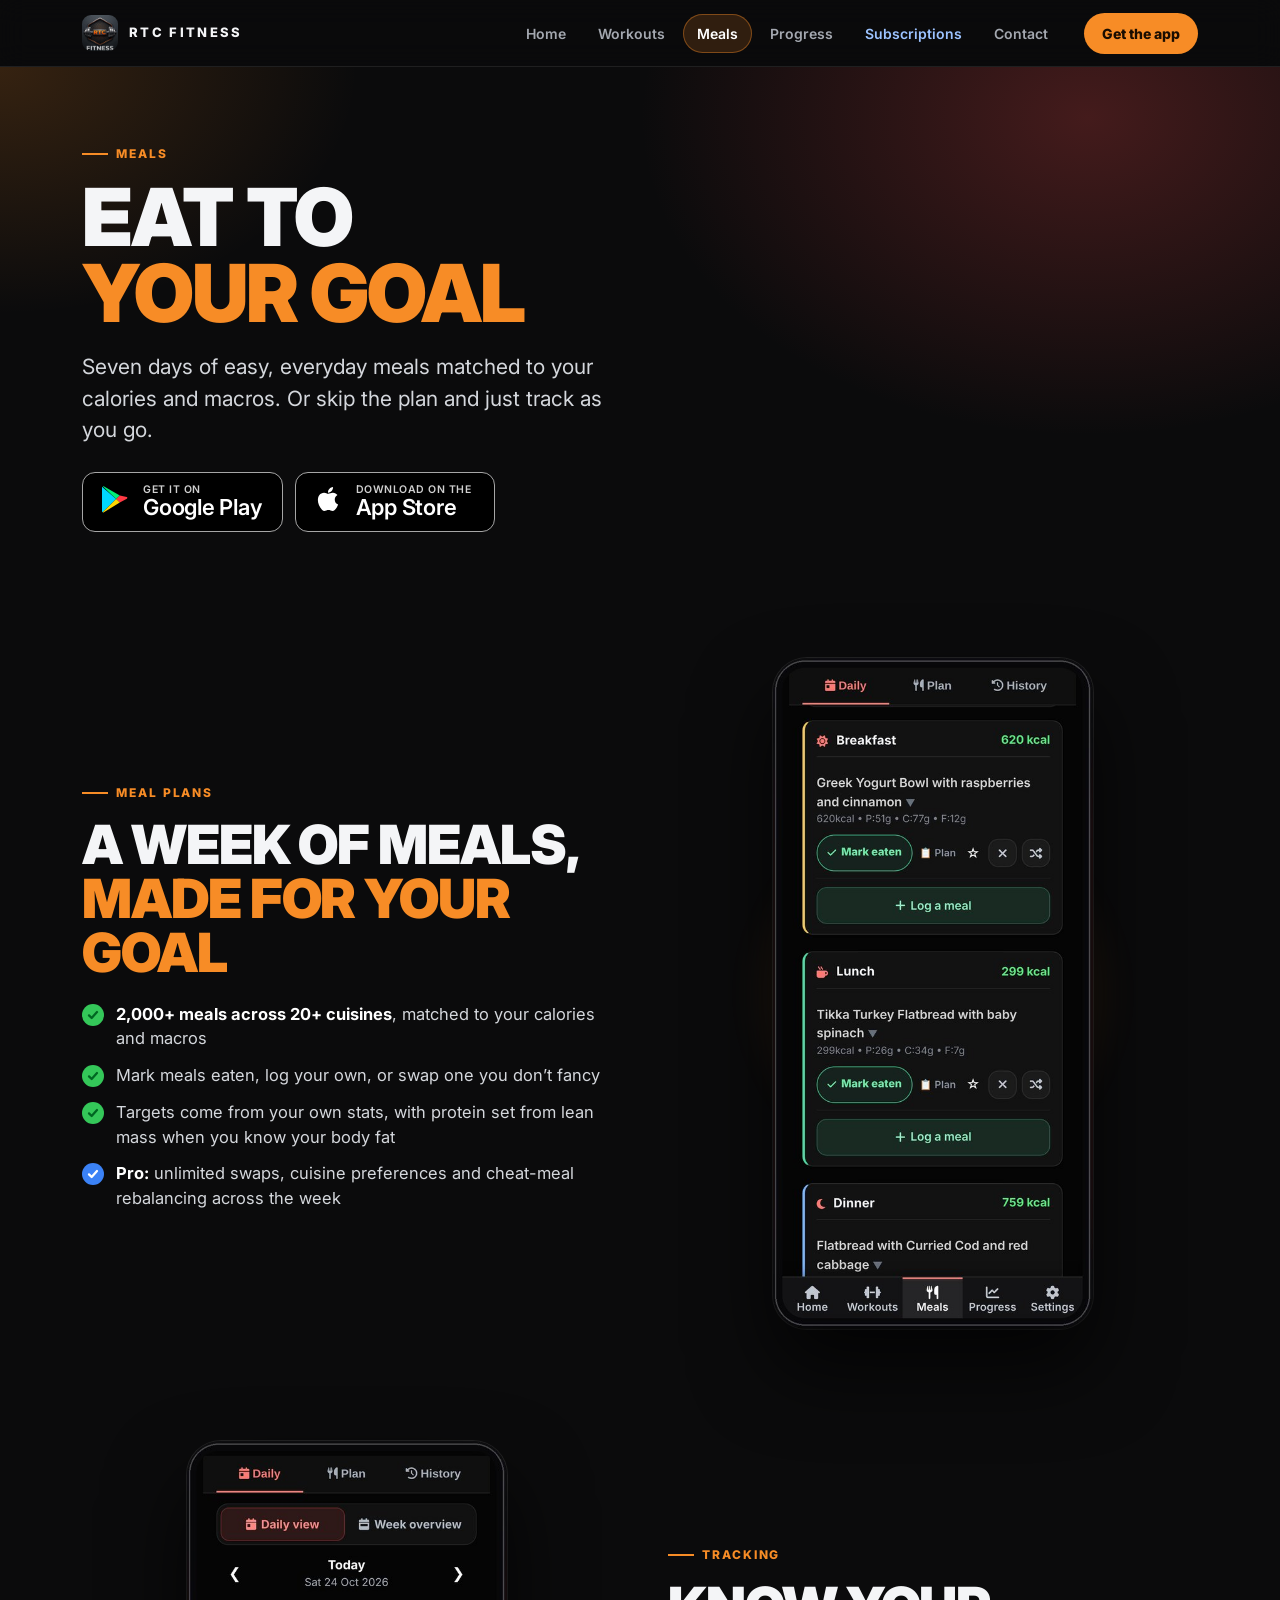
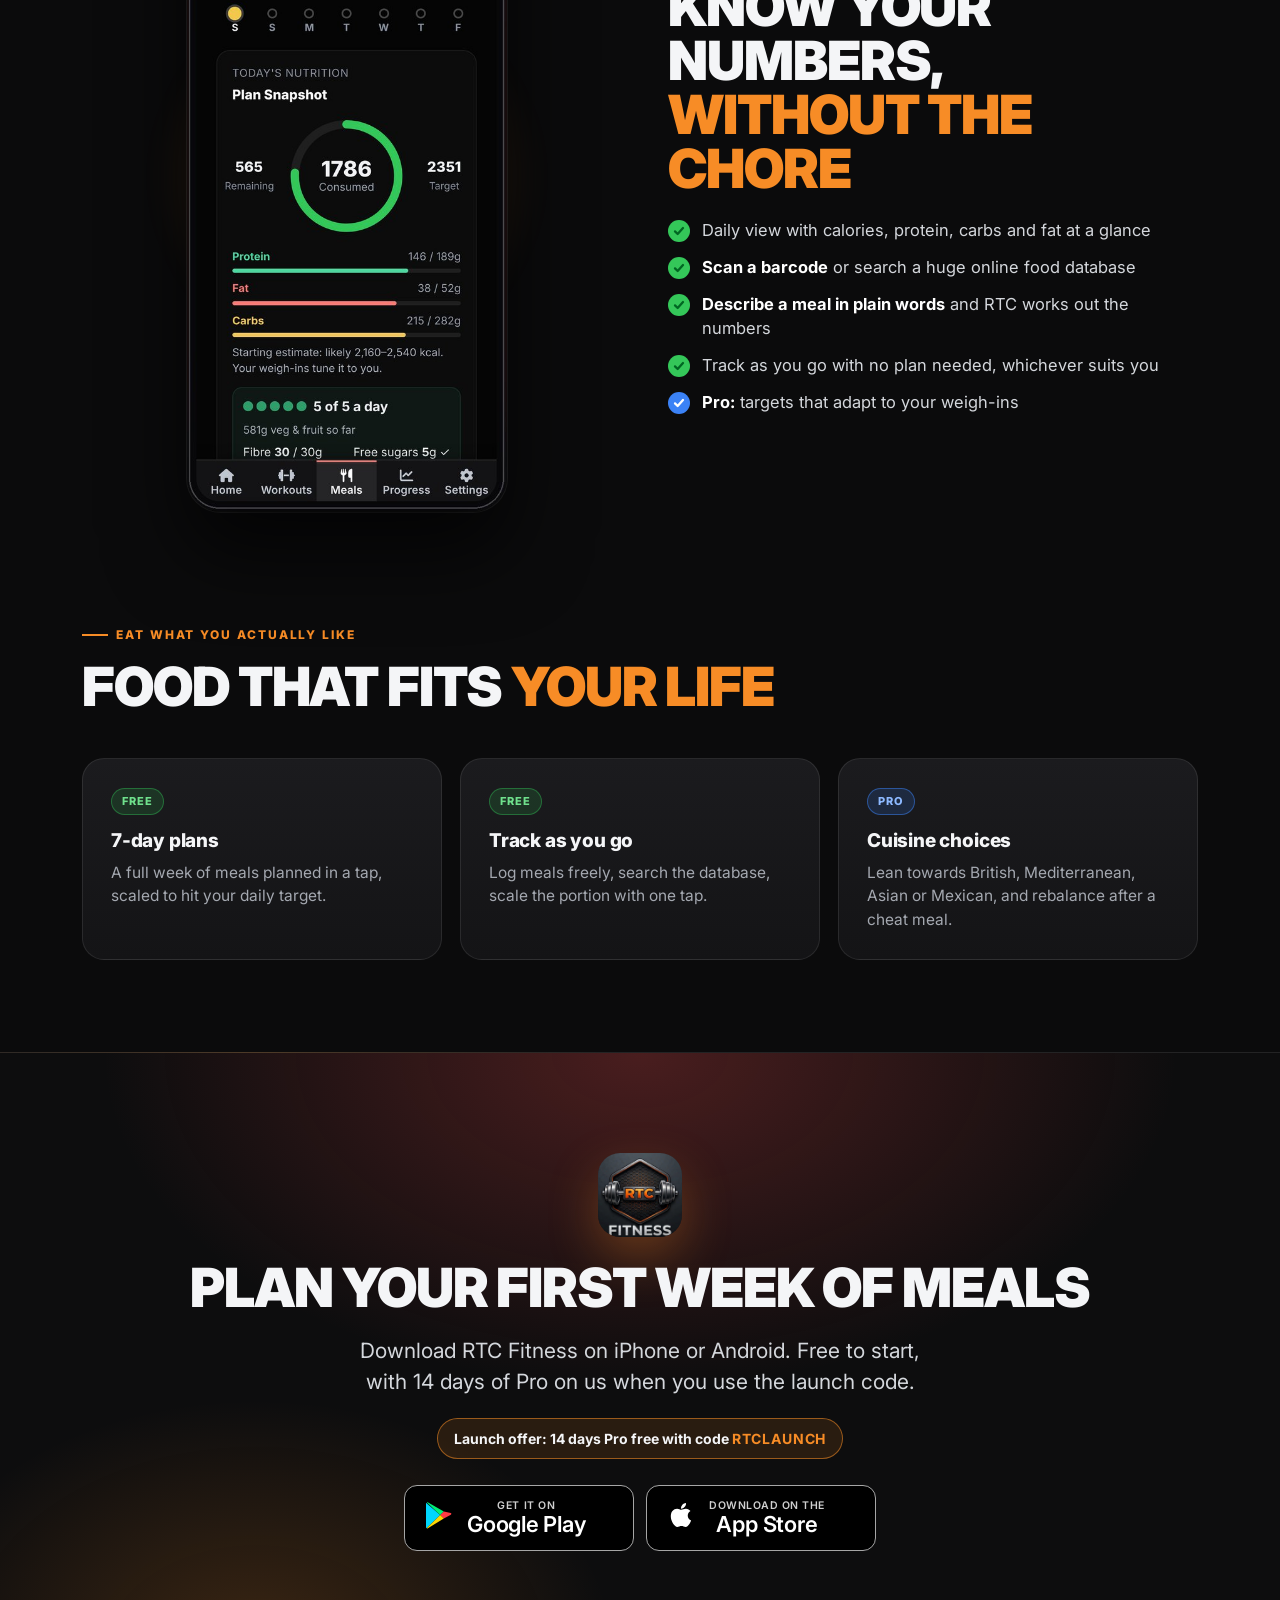
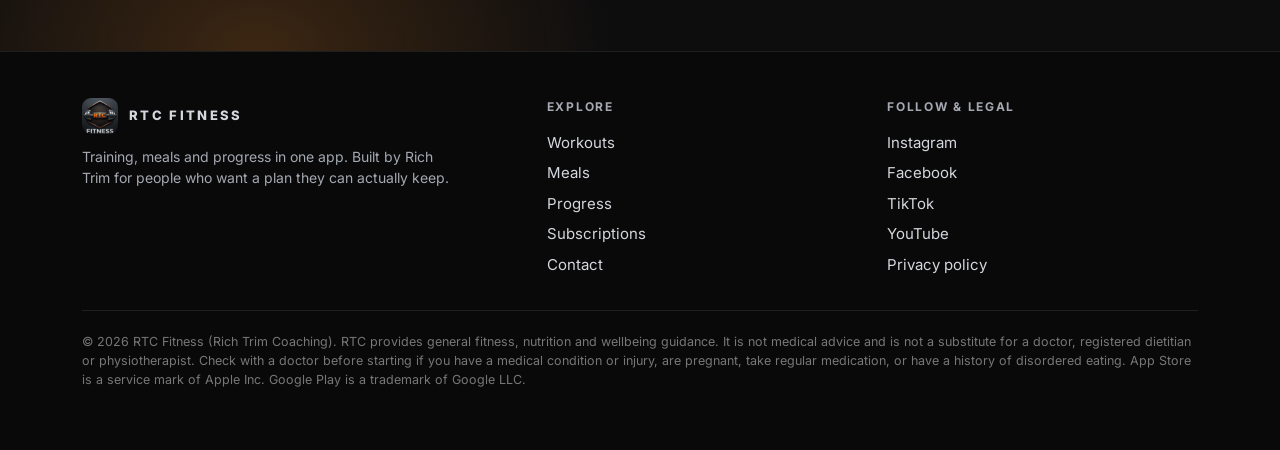
<file: meals.html>
<!doctype html><html lang="en"><head><meta charset="utf-8"><meta name="viewport" content="width=device-width,initial-scale=1"><title>Meals | RTC Fitness</title><meta name="description" content="7-day meal plans from 2,000+ meals across 20+ cuisines, matched to your calories and macros. Barcode scanning and a huge food database."><meta name="theme-color" content="#0b0b0c"><meta property="og:type" content="website"><meta property="og:site_name" content="RTC Fitness"><meta property="og:title" content="Meals | RTC Fitness"><meta property="og:description" content="7-day meal plans from 2,000+ meals across 20+ cuisines, matched to your calories and macros. Barcode scanning and a huge food database."><meta property="og:image" content="https://rtc-fitness.app/og.png"><meta name="twitter:card" content="summary_large_image"><link rel="icon" href="icon.png"><link rel="apple-touch-icon" href="icon.png"><link rel="preconnect" href="https://fonts.googleapis.com"><link rel="preconnect" href="https://fonts.gstatic.com" crossorigin><link href="https://fonts.googleapis.com/css2?family=Inter:wght@400;500;600;700;800;900&display=swap" rel="stylesheet"><link rel="stylesheet" href="site.css"></head><body><header class="hdr"><div class="wrap"><a class="logo" href="index.html"><img src="icon.png" alt="">RTC FITNESS</a><nav id="nav"><a href="index.html">Home</a><a href="workouts.html">Workouts</a><a href="meals.html">Meals</a><a href="progress.html">Progress</a><a class="pro" href="pro.html">Subscriptions</a><a href="contact.html">Contact</a></nav><a class="cta-sm" href="download.html">Get the app</a><button class="burger" aria-label="Menu">☰</button></div></header><div class="phero"><div class="wrap rv"><div class="eyebrow">Meals</div><h1>Eat to<em>your goal</em></h1><p class="lead">Seven days of easy, everyday meals matched to your calories and macros. Or skip the plan and just track as you go.</p><div class="stores"><a class="sb" data-play href="#"><span><svg viewBox="0 0 512 512" aria-hidden="true"><path fill="#00D7FE" d="M48 59.5v393c0 7 4 13 10 16.2L275 256z"/><path fill="#00F076" d="M333 313.9L275 256l58-57.9L82 56c-6-3.3-13-3.6-19.5-.5z"/><path fill="#FF3A44" d="M333 198.1L275 256l58 57.9 112-63c11-6.3 11-18.9 0-25.2z"/><path fill="#FFD500" d="M275 256L58.5 468.7c6.3 3.2 13.7 2.8 20-1.2l254.5-153.6z"/></svg></span><span><small>Get it on</small><strong>Google Play</strong></span></a><a class="sb" data-ios href="#"><span><svg viewBox="0 0 24 24" aria-hidden="true"><path fill="#fff" d="M17.05 20.28c-.98.95-2.05.8-3.08.35-1.09-.46-2.09-.48-3.24 0-1.44.62-2.2.44-3.06-.35C2.79 15.25 3.51 7.59 9.05 7.31c1.35.07 2.29.74 3.08.8 1.18-.24 2.31-.93 3.57-.84 1.51.12 2.65.72 3.4 1.8-3.12 1.87-2.38 5.98.48 7.13-.57 1.5-1.31 2.99-2.54 4.09l.01-.01zM12.03 7.25c-.15-2.23 1.66-4.07 3.74-4.25.29 2.58-2.34 4.5-3.74 4.25z"/></svg></span><span><small>Download on the</small><strong>App Store</strong></span></a></div></div></div><section style="padding-top:30px"><div class="wrap"><div class="row rv"><div class="txt"><div class="eyebrow">Meal plans</div><h2>A week of meals, <em>made for your goal</em></h2><ul><li><span><b>2,000+ meals across 20+ cuisines</b>, matched to your calories and macros</span></li><li><span>Mark meals eaten, log your own, or swap one you don&rsquo;t fancy</span></li><li><span>Targets come from your own stats, with protein set from lean mass when you know your body fat</span></li><li class="pro"><span><b>Pro:</b> unlimited swaps, cuisine preferences and cheat-meal rebalancing across the week</span></li></ul></div><div class="shot"><img src="ph-meals.jpg" alt="RTC daily meal plan" loading="lazy"></div></div><div class="row rev rv"><div class="txt"><div class="eyebrow">Tracking</div><h2>Know your numbers, <em>without the chore</em></h2><ul><li><span>Daily view with calories, protein, carbs and fat at a glance</span></li><li><span><b>Scan a barcode</b> or search a huge online food database</span></li><li><span><b>Describe a meal in plain words</b> and RTC works out the numbers</span></li><li><span>Track as you go with no plan needed, whichever suits you</span></li><li class="pro"><span><b>Pro:</b> targets that adapt to your weigh-ins</span></li></ul></div><div class="shot"><img src="ph-macros.jpg" alt="RTC macro tracking" loading="lazy"></div></div><div class="sec-head rv" style="margin-top:50px"><div class="eyebrow">Eat what you actually like</div><h2>Food that fits <em>your life</em></h2></div><div class="grid3"><div class="card rv"><span class="tag free">Free</span><h3>7-day plans</h3><p>A full week of meals planned in a tap, scaled to hit your daily target.</p></div><div class="card rv"><span class="tag free">Free</span><h3>Track as you go</h3><p>Log meals freely, search the database, scale the portion with one tap.</p></div><div class="card rv"><span class="tag pro">Pro</span><h3>Cuisine choices</h3><p>Lean towards British, Mediterranean, Asian or Mexican, and rebalance after a cheat meal.</p></div></div></div></section><section class="final"><div class="wrap rv"><img class="ic" src="icon.png" alt="RTC Fitness"><h2>Plan your first week of meals</h2><p class="lead">Download RTC Fitness on iPhone or Android. Free to start, with 14 days of Pro on us when you use the launch code.</p><div class="chip">Launch offer: 14 days Pro free with code <em>RTCLAUNCH</em></div><div class="stores"><a class="sb big" data-play href="#"><span><svg viewBox="0 0 512 512" aria-hidden="true"><path fill="#00D7FE" d="M48 59.5v393c0 7 4 13 10 16.2L275 256z"/><path fill="#00F076" d="M333 313.9L275 256l58-57.9L82 56c-6-3.3-13-3.6-19.5-.5z"/><path fill="#FF3A44" d="M333 198.1L275 256l58 57.9 112-63c11-6.3 11-18.9 0-25.2z"/><path fill="#FFD500" d="M275 256L58.5 468.7c6.3 3.2 13.7 2.8 20-1.2l254.5-153.6z"/></svg></span><span><small>Get it on</small><strong>Google Play</strong></span></a><a class="sb big" data-ios href="#"><span><svg viewBox="0 0 24 24" aria-hidden="true"><path fill="#fff" d="M17.05 20.28c-.98.95-2.05.8-3.08.35-1.09-.46-2.09-.48-3.24 0-1.44.62-2.2.44-3.06-.35C2.79 15.25 3.51 7.59 9.05 7.31c1.35.07 2.29.74 3.08.8 1.18-.24 2.31-.93 3.57-.84 1.51.12 2.65.72 3.4 1.8-3.12 1.87-2.38 5.98.48 7.13-.57 1.5-1.31 2.99-2.54 4.09l.01-.01zM12.03 7.25c-.15-2.23 1.66-4.07 3.74-4.25.29 2.58-2.34 4.5-3.74 4.25z"/></svg></span><span><small>Download on the</small><strong>App Store</strong></span></a></div></div></section><footer><div class="wrap"><div><a class="logo" href="index.html" style="padding:0"><img src="icon.png" alt="" style="width:36px;height:36px;border-radius:9px">RTC FITNESS</a><p>Training, meals and progress in one app. Built by Rich Trim for people who want a plan they can actually keep.</p></div><div><h4>Explore</h4><a href="workouts.html">Workouts</a><a href="meals.html">Meals</a><a href="progress.html">Progress</a><a href="pro.html">Subscriptions</a><a href="contact.html">Contact</a></div><div><h4>Follow &amp; legal</h4><a href="https://www.instagram.com/prodadbod/" target="_blank" rel="noopener">Instagram</a><a href="https://www.facebook.com/profile.php?id=61595513233876" target="_blank" rel="noopener">Facebook</a><a href="https://www.tiktok.com/@prodadbod" target="_blank" rel="noopener">TikTok</a><a href="https://www.youtube.com/channel/UCSv2McGazLDRUVyQPkw27kA" target="_blank" rel="noopener">YouTube</a><a href="https://rtcfitness.github.io/rtc-privacy/" target="_blank" rel="noopener">Privacy policy</a></div><div class="legal">© 2026 RTC Fitness (Rich Trim Coaching). RTC provides general fitness, nutrition and wellbeing guidance. It is not medical advice and is not a substitute for a doctor, registered dietitian or physiotherapist. Check with a doctor before starting if you have a medical condition or injury, are pregnant, take regular medication, or have a history of disordered eating. App Store is a service mark of Apple Inc. Google Play is a trademark of Google LLC.</div></div></footer><script src="site.js"></script></body></html>
</file>
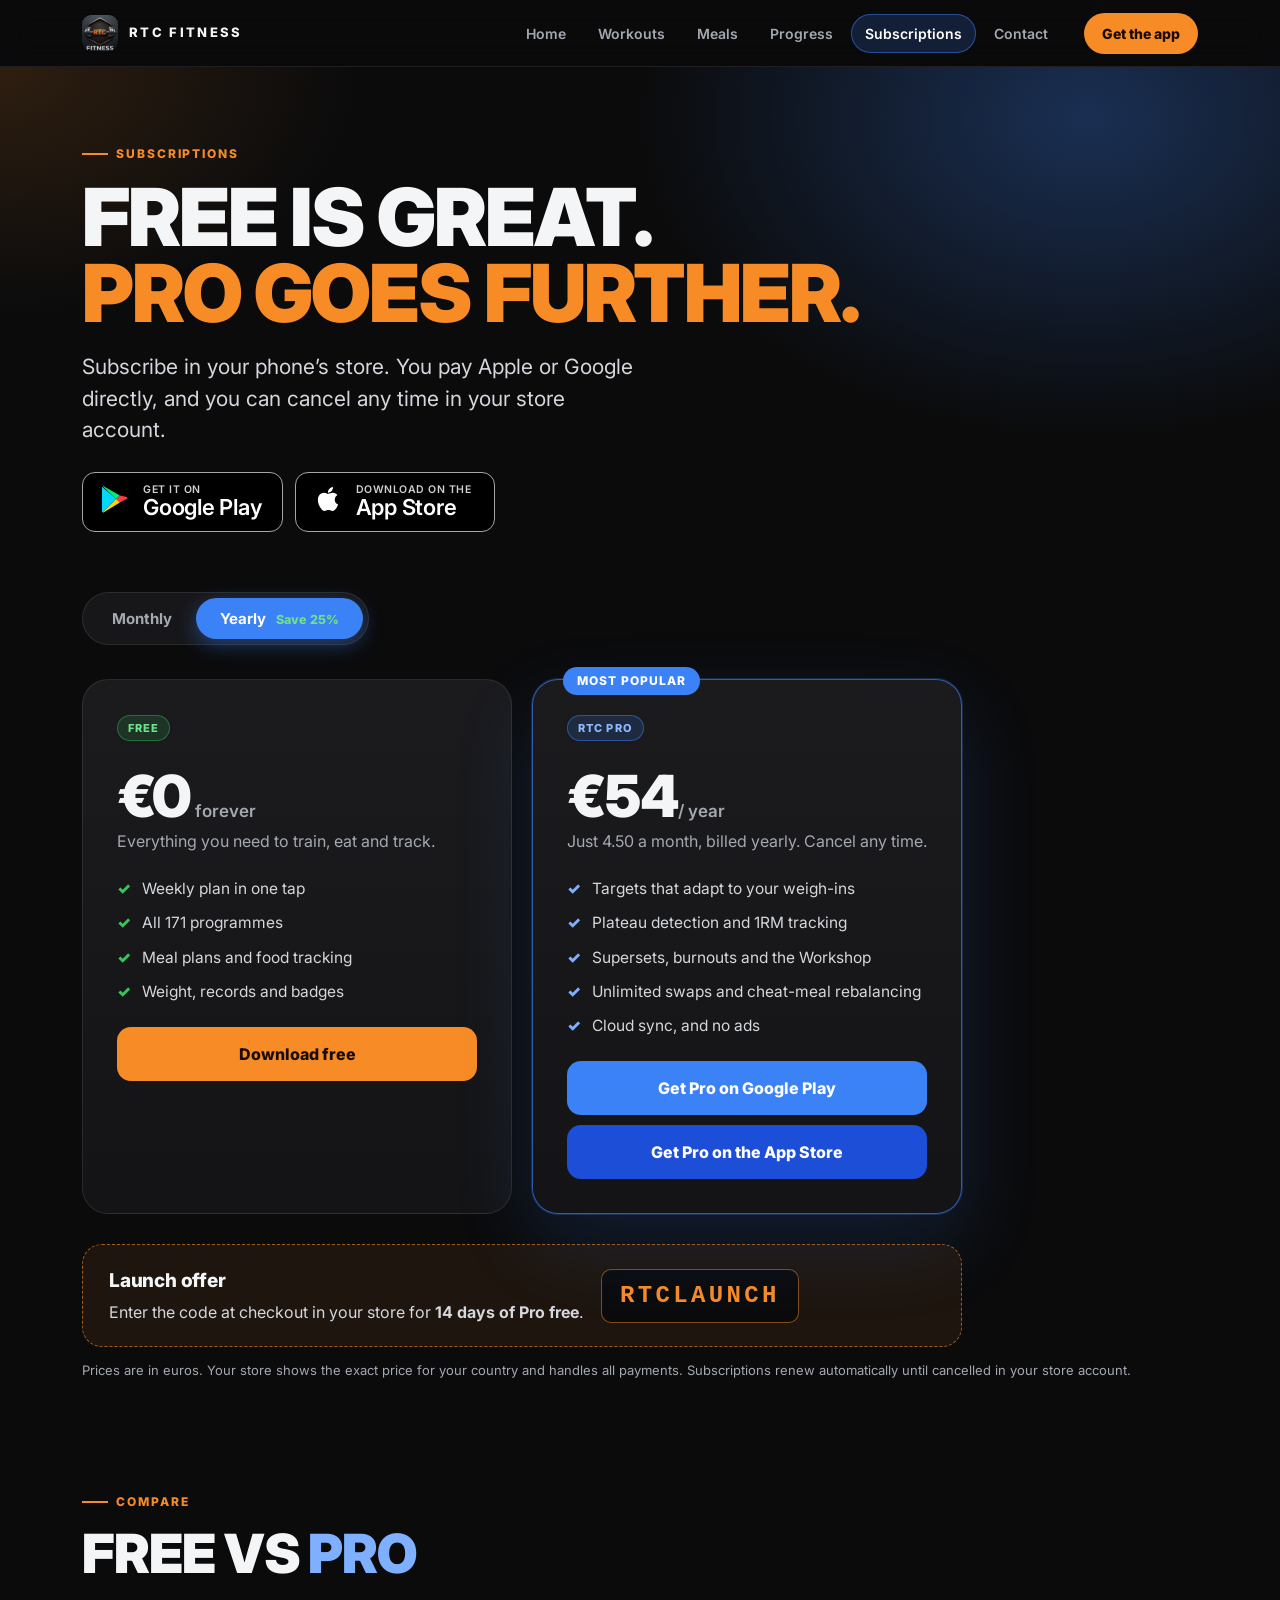
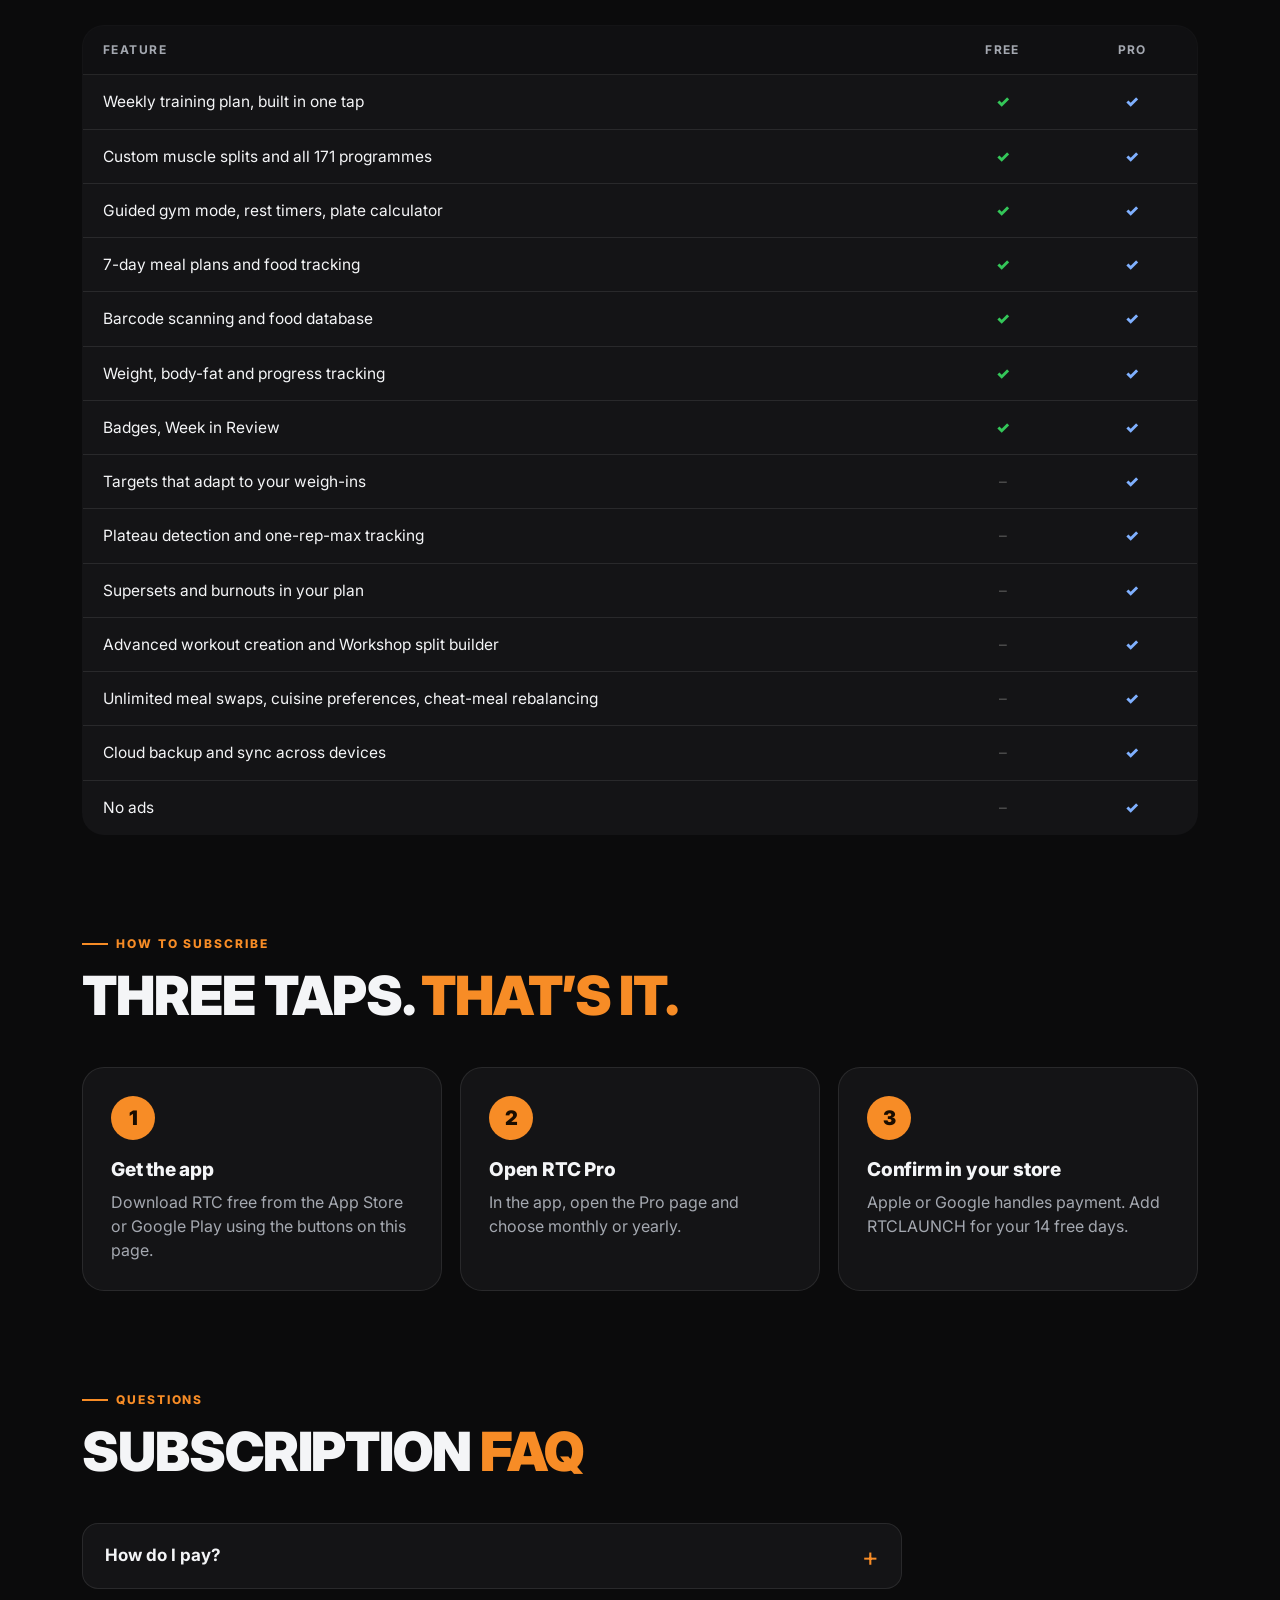
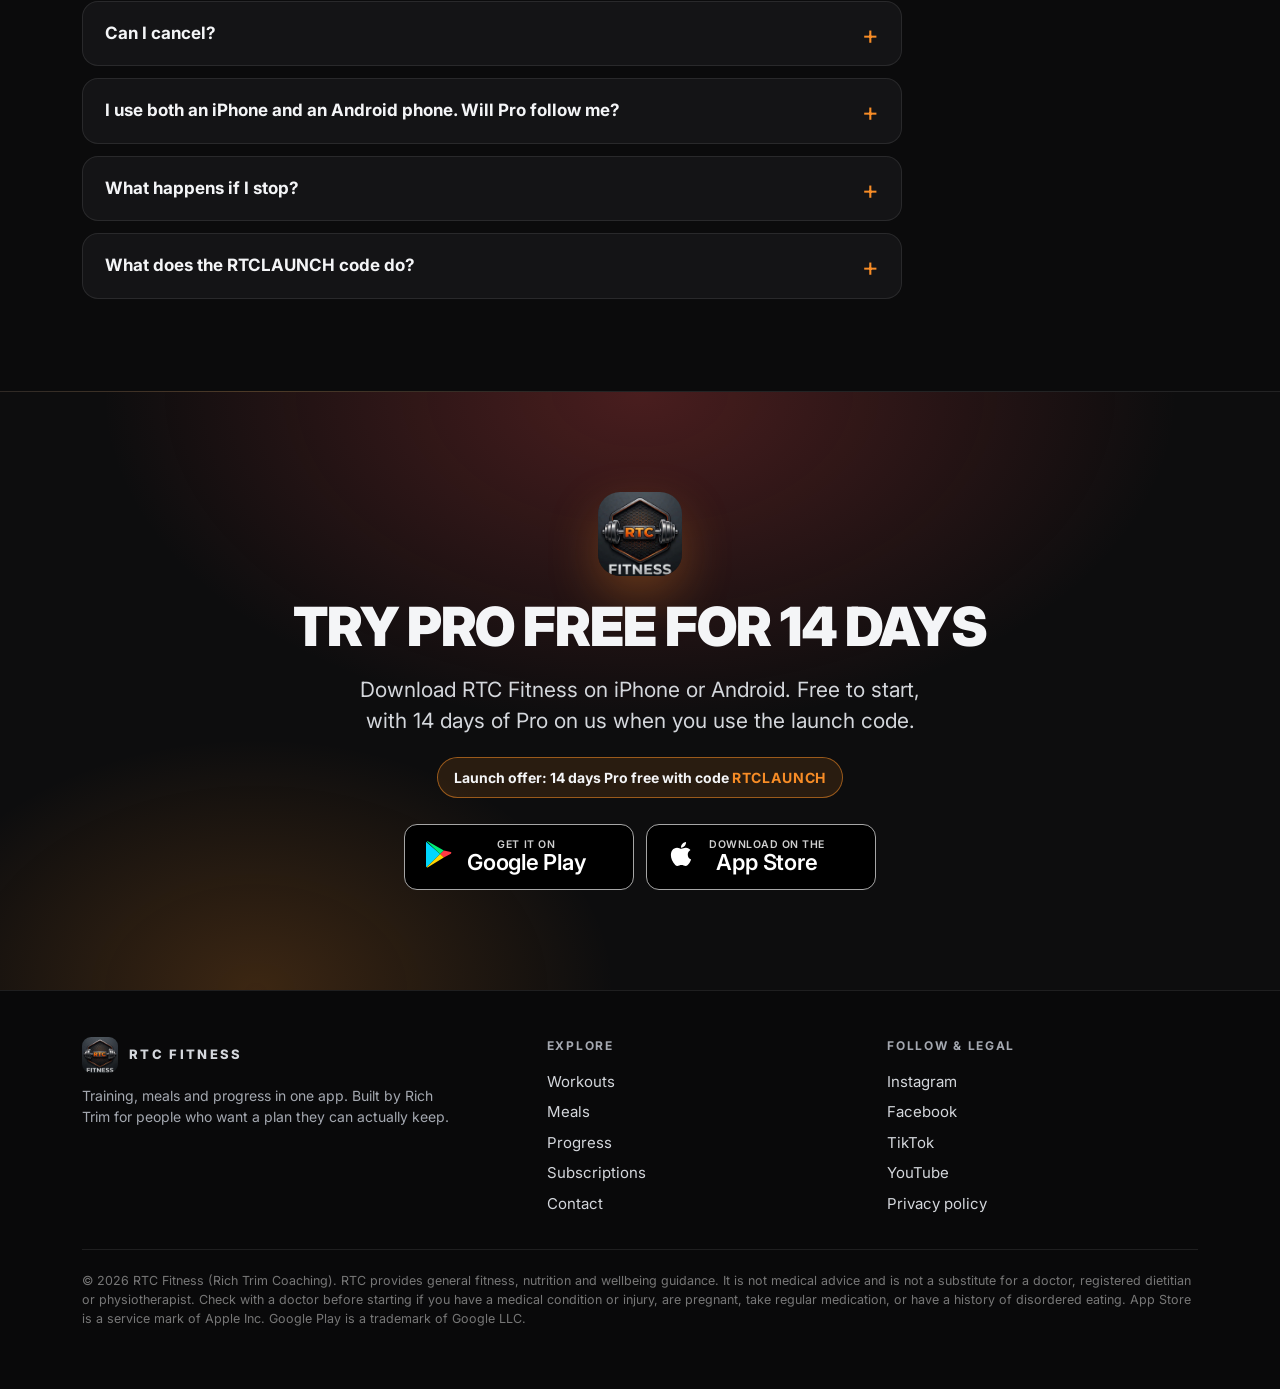
<file: pro.html>
<!doctype html><html lang="en"><head><meta charset="utf-8"><meta name="viewport" content="width=device-width,initial-scale=1"><title>Subscriptions | RTC Fitness Pro</title><meta name="description" content="RTC Pro: €5.99 a month or €54 a year. Adaptive targets, plateau detection, unlimited meal swaps, cloud sync and no ads. 14 days free with code RTCLAUNCH."><meta name="theme-color" content="#0b0b0c"><meta property="og:type" content="website"><meta property="og:site_name" content="RTC Fitness"><meta property="og:title" content="Subscriptions | RTC Fitness Pro"><meta property="og:description" content="RTC Pro: €5.99 a month or €54 a year. Adaptive targets, plateau detection, unlimited meal swaps, cloud sync and no ads. 14 days free with code RTCLAUNCH."><meta property="og:image" content="https://rtc-fitness.app/og.png"><meta name="twitter:card" content="summary_large_image"><link rel="icon" href="icon.png"><link rel="apple-touch-icon" href="icon.png"><link rel="preconnect" href="https://fonts.googleapis.com"><link rel="preconnect" href="https://fonts.gstatic.com" crossorigin><link href="https://fonts.googleapis.com/css2?family=Inter:wght@400;500;600;700;800;900&display=swap" rel="stylesheet"><link rel="stylesheet" href="site.css"></head><body><header class="hdr"><div class="wrap"><a class="logo" href="index.html"><img src="icon.png" alt="">RTC FITNESS</a><nav id="nav"><a href="index.html">Home</a><a href="workouts.html">Workouts</a><a href="meals.html">Meals</a><a href="progress.html">Progress</a><a class="pro" href="pro.html">Subscriptions</a><a href="contact.html">Contact</a></nav><a class="cta-sm" href="download.html">Get the app</a><button class="burger" aria-label="Menu">☰</button></div></header><div class="phero blue"><div class="wrap rv"><div class="eyebrow">Subscriptions</div><h1>Free is great.<em>Pro goes further.</em></h1><p class="lead">Subscribe in your phone&rsquo;s store. You pay Apple or Google directly, and you can cancel any time in your store account.</p><div class="stores"><a class="sb" data-play href="#"><span><svg viewBox="0 0 512 512" aria-hidden="true"><path fill="#00D7FE" d="M48 59.5v393c0 7 4 13 10 16.2L275 256z"/><path fill="#00F076" d="M333 313.9L275 256l58-57.9L82 56c-6-3.3-13-3.6-19.5-.5z"/><path fill="#FF3A44" d="M333 198.1L275 256l58 57.9 112-63c11-6.3 11-18.9 0-25.2z"/><path fill="#FFD500" d="M275 256L58.5 468.7c6.3 3.2 13.7 2.8 20-1.2l254.5-153.6z"/></svg></span><span><small>Get it on</small><strong>Google Play</strong></span></a><a class="sb" data-ios href="#"><span><svg viewBox="0 0 24 24" aria-hidden="true"><path fill="#fff" d="M17.05 20.28c-.98.95-2.05.8-3.08.35-1.09-.46-2.09-.48-3.24 0-1.44.62-2.2.44-3.06-.35C2.79 15.25 3.51 7.59 9.05 7.31c1.35.07 2.29.74 3.08.8 1.18-.24 2.31-.93 3.57-.84 1.51.12 2.65.72 3.4 1.8-3.12 1.87-2.38 5.98.48 7.13-.57 1.5-1.31 2.99-2.54 4.09l.01-.01zM12.03 7.25c-.15-2.23 1.66-4.07 3.74-4.25.29 2.58-2.34 4.5-3.74 4.25z"/></svg></span><span><small>Download on the</small><strong>App Store</strong></span></a></div></div></div><section style="padding-top:20px"><div class="wrap"><div class="toggle rv"><button data-k="m">Monthly</button><button data-k="y" class="on">Yearly <small>Save 25%</small></button></div><div class="plans rv"><div class="plan"><span class="tag free">Free</span><div class="price">€0<span> forever</span></div><p style="color:var(--mut);margin:0">Everything you need to train, eat and track.</p><ul><li>Weekly plan in one tap</li><li>All 171 programmes</li><li>Meal plans and food tracking</li><li>Weight, records and badges</li></ul><a class="btn o" data-play href="#">Download free</a></div><div class="plan pro"><span class="tag pro">RTC Pro</span><div class="price"><b id="pp" style="font-weight:900">€54</b><span id="pu"> / year</span></div><p id="pn" style="color:var(--mut);margin:0">Just 4.50 a month, billed yearly. Cancel any time.</p><ul><li>Targets that adapt to your weigh-ins</li><li>Plateau detection and 1RM tracking</li><li>Supersets, burnouts and the Workshop</li><li>Unlimited swaps and cheat-meal rebalancing</li><li>Cloud sync, and no ads</li></ul><a class="btn b" data-play href="#" style="margin-bottom:10px">Get Pro on Google Play</a><a class="btn b" data-ios href="#" style="background:#1d4ed8">Get Pro on the App Store</a></div></div><div class="promo rv"><div><h3 style="margin:0">Launch offer</h3><p style="margin:4px 0 0;color:#d4d7dc">Enter the code at checkout in your store for <b>14 days of Pro free</b>.</p></div><code>RTCLAUNCH</code></div><p class="micro">Prices are in euros. Your store shows the exact price for your country and handles all payments. Subscriptions renew automatically until cancelled in your store account.</p></div></section><section style="padding-top:0"><div class="wrap"><div class="sec-head rv"><div class="eyebrow">Compare</div><h2>Free vs <em style="color:#7fb0ff">Pro</em></h2></div><table class="cmp rv"><thead><tr><th>Feature</th><th>Free</th><th>Pro</th></tr></thead><tbody><tr><td>Weekly training plan, built in one tap</td><td><span class="y">✓</span></td><td><span class="p">✓</span></td></tr><tr><td>Custom muscle splits and all 171 programmes</td><td><span class="y">✓</span></td><td><span class="p">✓</span></td></tr><tr><td>Guided gym mode, rest timers, plate calculator</td><td><span class="y">✓</span></td><td><span class="p">✓</span></td></tr><tr><td>7-day meal plans and food tracking</td><td><span class="y">✓</span></td><td><span class="p">✓</span></td></tr><tr><td>Barcode scanning and food database</td><td><span class="y">✓</span></td><td><span class="p">✓</span></td></tr><tr><td>Weight, body-fat and progress tracking</td><td><span class="y">✓</span></td><td><span class="p">✓</span></td></tr><tr><td>Badges, Week in Review</td><td><span class="y">✓</span></td><td><span class="p">✓</span></td></tr><tr><td>Targets that adapt to your weigh-ins</td><td><span class="n">–</span></td><td><span class="p">✓</span></td></tr><tr><td>Plateau detection and one-rep-max tracking</td><td><span class="n">–</span></td><td><span class="p">✓</span></td></tr><tr><td>Supersets and burnouts in your plan</td><td><span class="n">–</span></td><td><span class="p">✓</span></td></tr><tr><td>Advanced workout creation and Workshop split builder</td><td><span class="n">–</span></td><td><span class="p">✓</span></td></tr><tr><td>Unlimited meal swaps, cuisine preferences, cheat-meal rebalancing</td><td><span class="n">–</span></td><td><span class="p">✓</span></td></tr><tr><td>Cloud backup and sync across devices</td><td><span class="n">–</span></td><td><span class="p">✓</span></td></tr><tr><td>No ads</td><td><span class="n">–</span></td><td><span class="p">✓</span></td></tr></tbody></table></div></section><section style="padding-top:0"><div class="wrap"><div class="sec-head rv"><div class="eyebrow">How to subscribe</div><h2>Three taps. <em>That&rsquo;s it.</em></h2></div><div class="steps"><div class="step rv"><h3>Get the app</h3><p>Download RTC free from the App Store or Google Play using the buttons on this page.</p></div><div class="step rv"><h3>Open RTC Pro</h3><p>In the app, open the Pro page and choose monthly or yearly.</p></div><div class="step rv"><h3>Confirm in your store</h3><p>Apple or Google handles payment. Add RTCLAUNCH for your 14 free days.</p></div></div></div></section><section style="padding-top:0"><div class="wrap"><div class="sec-head rv"><div class="eyebrow">Questions</div><h2>Subscription <em>FAQ</em></h2></div><div class="faq"><details><summary>How do I pay?</summary><p>Through the App Store on iPhone or Google Play on Android. RTC never sees your card details.</p></details><details><summary>Can I cancel?</summary><p>Yes, any time. Open your App Store or Google Play subscriptions and cancel there. You keep Pro until the end of the period you&rsquo;ve paid for.</p></details><details><summary>I use both an iPhone and an Android phone. Will Pro follow me?</summary><p>Pro includes cloud sync across devices. Subscriptions are bought through each store, so check your account when you switch.</p></details><details><summary>What happens if I stop?</summary><p>You drop back to the free plan. Your history stays, and the free tools keep working.</p></details><details><summary>What does the RTCLAUNCH code do?</summary><p>It gives you 14 days of RTC Pro free. You redeem it in the App Store or Google Play when you subscribe.</p></details></div></div></section><section class="final"><div class="wrap rv"><img class="ic" src="icon.png" alt="RTC Fitness"><h2>Try Pro free for 14 days</h2><p class="lead">Download RTC Fitness on iPhone or Android. Free to start, with 14 days of Pro on us when you use the launch code.</p><div class="chip">Launch offer: 14 days Pro free with code <em>RTCLAUNCH</em></div><div class="stores"><a class="sb big" data-play href="#"><span><svg viewBox="0 0 512 512" aria-hidden="true"><path fill="#00D7FE" d="M48 59.5v393c0 7 4 13 10 16.2L275 256z"/><path fill="#00F076" d="M333 313.9L275 256l58-57.9L82 56c-6-3.3-13-3.6-19.5-.5z"/><path fill="#FF3A44" d="M333 198.1L275 256l58 57.9 112-63c11-6.3 11-18.9 0-25.2z"/><path fill="#FFD500" d="M275 256L58.5 468.7c6.3 3.2 13.7 2.8 20-1.2l254.5-153.6z"/></svg></span><span><small>Get it on</small><strong>Google Play</strong></span></a><a class="sb big" data-ios href="#"><span><svg viewBox="0 0 24 24" aria-hidden="true"><path fill="#fff" d="M17.05 20.28c-.98.95-2.05.8-3.08.35-1.09-.46-2.09-.48-3.24 0-1.44.62-2.2.44-3.06-.35C2.79 15.25 3.51 7.59 9.05 7.31c1.35.07 2.29.74 3.08.8 1.18-.24 2.31-.93 3.57-.84 1.51.12 2.65.72 3.4 1.8-3.12 1.87-2.38 5.98.48 7.13-.57 1.5-1.31 2.99-2.54 4.09l.01-.01zM12.03 7.25c-.15-2.23 1.66-4.07 3.74-4.25.29 2.58-2.34 4.5-3.74 4.25z"/></svg></span><span><small>Download on the</small><strong>App Store</strong></span></a></div></div></section><footer><div class="wrap"><div><a class="logo" href="index.html" style="padding:0"><img src="icon.png" alt="" style="width:36px;height:36px;border-radius:9px">RTC FITNESS</a><p>Training, meals and progress in one app. Built by Rich Trim for people who want a plan they can actually keep.</p></div><div><h4>Explore</h4><a href="workouts.html">Workouts</a><a href="meals.html">Meals</a><a href="progress.html">Progress</a><a href="pro.html">Subscriptions</a><a href="contact.html">Contact</a></div><div><h4>Follow &amp; legal</h4><a href="https://www.instagram.com/prodadbod/" target="_blank" rel="noopener">Instagram</a><a href="https://www.facebook.com/profile.php?id=61595513233876" target="_blank" rel="noopener">Facebook</a><a href="https://www.tiktok.com/@prodadbod" target="_blank" rel="noopener">TikTok</a><a href="https://www.youtube.com/channel/UCSv2McGazLDRUVyQPkw27kA" target="_blank" rel="noopener">YouTube</a><a href="https://rtcfitness.github.io/rtc-privacy/" target="_blank" rel="noopener">Privacy policy</a></div><div class="legal">© 2026 RTC Fitness (Rich Trim Coaching). RTC provides general fitness, nutrition and wellbeing guidance. It is not medical advice and is not a substitute for a doctor, registered dietitian or physiotherapist. Check with a doctor before starting if you have a medical condition or injury, are pregnant, take regular medication, or have a history of disordered eating. App Store is a service mark of Apple Inc. Google Play is a trademark of Google LLC.</div></div></footer><script src="site.js"></script></body></html>
</file>
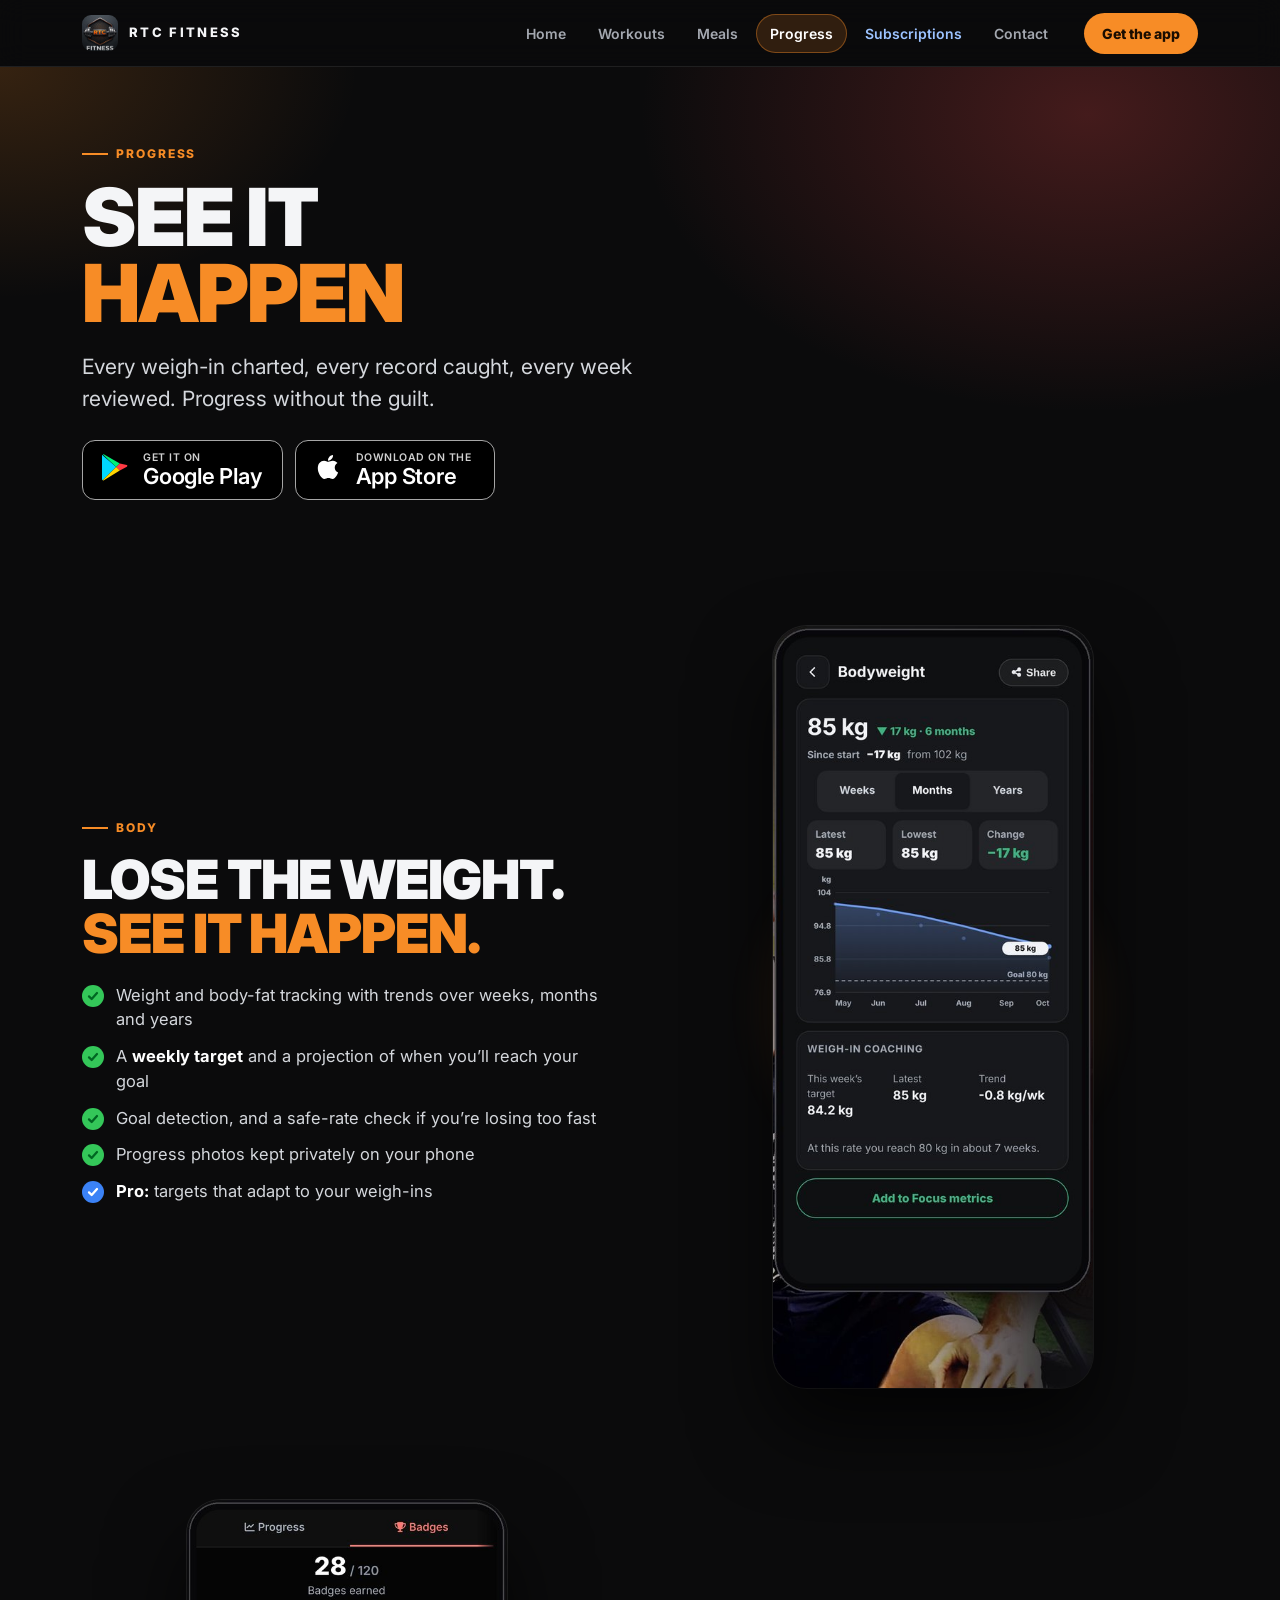
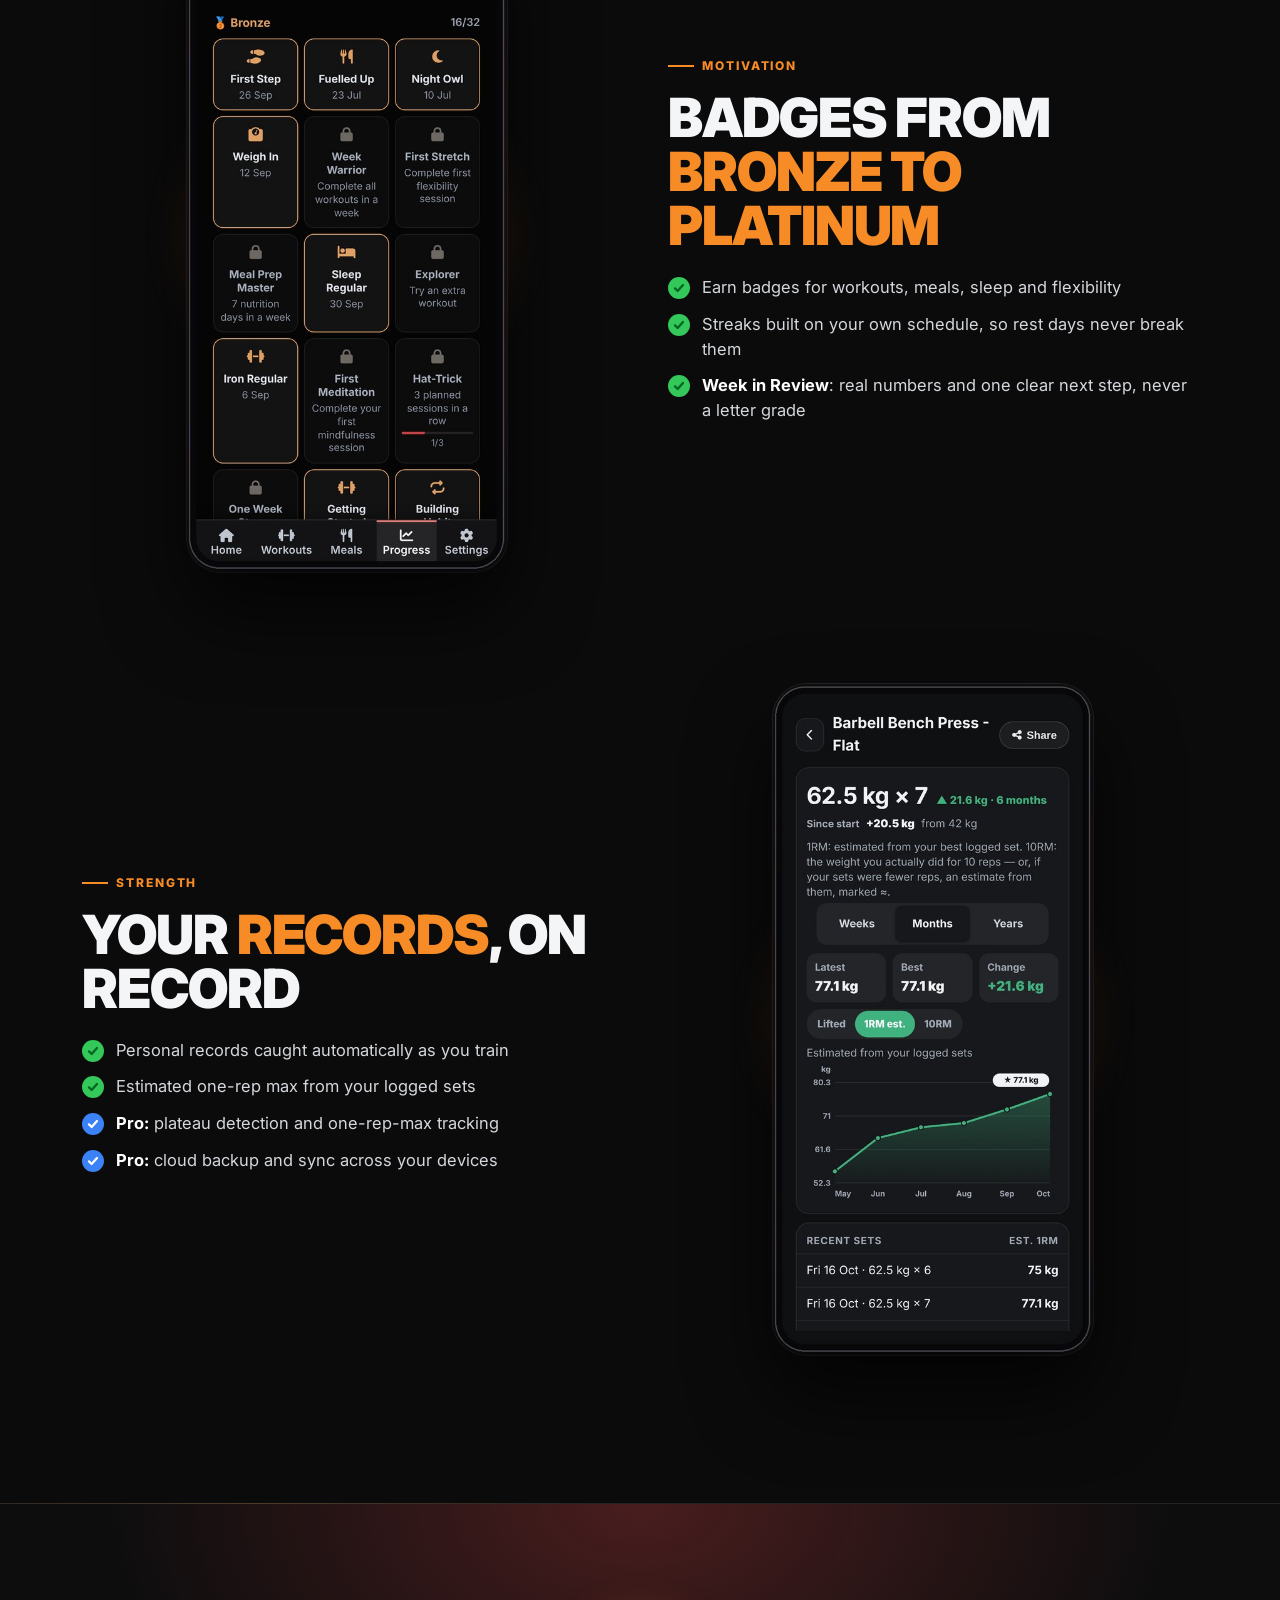
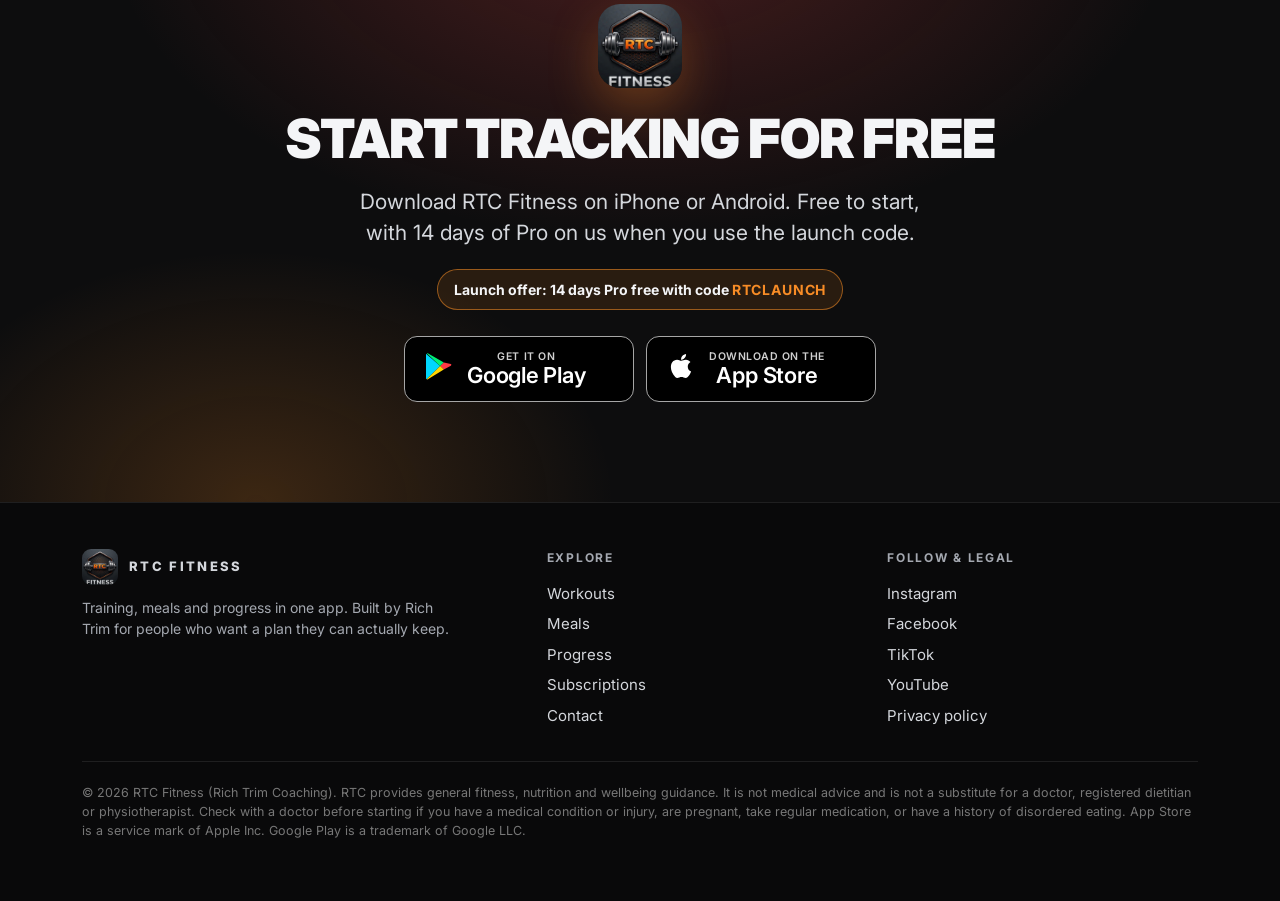
<file: progress.html>
<!doctype html><html lang="en"><head><meta charset="utf-8"><meta name="viewport" content="width=device-width,initial-scale=1"><title>Progress | RTC Fitness</title><meta name="description" content="Track weight, body fat and personal records with clear charts. Badges from Bronze to Platinum and a weekly review with one clear next step."><meta name="theme-color" content="#0b0b0c"><meta property="og:type" content="website"><meta property="og:site_name" content="RTC Fitness"><meta property="og:title" content="Progress | RTC Fitness"><meta property="og:description" content="Track weight, body fat and personal records with clear charts. Badges from Bronze to Platinum and a weekly review with one clear next step."><meta property="og:image" content="https://rtc-fitness.app/og.png"><meta name="twitter:card" content="summary_large_image"><link rel="icon" href="icon.png"><link rel="apple-touch-icon" href="icon.png"><link rel="preconnect" href="https://fonts.googleapis.com"><link rel="preconnect" href="https://fonts.gstatic.com" crossorigin><link href="https://fonts.googleapis.com/css2?family=Inter:wght@400;500;600;700;800;900&display=swap" rel="stylesheet"><link rel="stylesheet" href="site.css"></head><body><header class="hdr"><div class="wrap"><a class="logo" href="index.html"><img src="icon.png" alt="">RTC FITNESS</a><nav id="nav"><a href="index.html">Home</a><a href="workouts.html">Workouts</a><a href="meals.html">Meals</a><a href="progress.html">Progress</a><a class="pro" href="pro.html">Subscriptions</a><a href="contact.html">Contact</a></nav><a class="cta-sm" href="download.html">Get the app</a><button class="burger" aria-label="Menu">☰</button></div></header><div class="phero"><div class="wrap rv"><div class="eyebrow">Progress</div><h1>See it<em>happen</em></h1><p class="lead">Every weigh-in charted, every record caught, every week reviewed. Progress without the guilt.</p><div class="stores"><a class="sb" data-play href="#"><span><svg viewBox="0 0 512 512" aria-hidden="true"><path fill="#00D7FE" d="M48 59.5v393c0 7 4 13 10 16.2L275 256z"/><path fill="#00F076" d="M333 313.9L275 256l58-57.9L82 56c-6-3.3-13-3.6-19.5-.5z"/><path fill="#FF3A44" d="M333 198.1L275 256l58 57.9 112-63c11-6.3 11-18.9 0-25.2z"/><path fill="#FFD500" d="M275 256L58.5 468.7c6.3 3.2 13.7 2.8 20-1.2l254.5-153.6z"/></svg></span><span><small>Get it on</small><strong>Google Play</strong></span></a><a class="sb" data-ios href="#"><span><svg viewBox="0 0 24 24" aria-hidden="true"><path fill="#fff" d="M17.05 20.28c-.98.95-2.05.8-3.08.35-1.09-.46-2.09-.48-3.24 0-1.44.62-2.2.44-3.06-.35C2.79 15.25 3.51 7.59 9.05 7.31c1.35.07 2.29.74 3.08.8 1.18-.24 2.31-.93 3.57-.84 1.51.12 2.65.72 3.4 1.8-3.12 1.87-2.38 5.98.48 7.13-.57 1.5-1.31 2.99-2.54 4.09l.01-.01zM12.03 7.25c-.15-2.23 1.66-4.07 3.74-4.25.29 2.58-2.34 4.5-3.74 4.25z"/></svg></span><span><small>Download on the</small><strong>App Store</strong></span></a></div></div></div><section style="padding-top:30px"><div class="wrap"><div class="row rv"><div class="txt"><div class="eyebrow">Body</div><h2>Lose the weight. <em>See it happen.</em></h2><ul><li><span>Weight and body-fat tracking with trends over weeks, months and years</span></li><li><span>A <b>weekly target</b> and a projection of when you&rsquo;ll reach your goal</span></li><li><span>Goal detection, and a safe-rate check if you&rsquo;re losing too fast</span></li><li><span>Progress photos kept privately on your phone</span></li><li class="pro"><span><b>Pro:</b> targets that adapt to your weigh-ins</span></li></ul></div><div class="shot"><img src="ph-weight.jpg" alt="RTC bodyweight chart" loading="lazy"></div></div><div class="row rev rv"><div class="txt"><div class="eyebrow">Motivation</div><h2>Badges from <em>Bronze to Platinum</em></h2><ul><li><span>Earn badges for workouts, meals, sleep and flexibility</span></li><li><span>Streaks built on your own schedule, so rest days never break them</span></li><li><span><b>Week in Review</b>: real numbers and one clear next step, never a letter grade</span></li></ul></div><div class="shot"><img src="ph-badges.jpg" alt="RTC achievement badges" loading="lazy"></div></div><div class="row rv"><div class="txt"><div class="eyebrow">Strength</div><h2>Your <em>records</em>, on record</h2><ul><li><span>Personal records caught automatically as you train</span></li><li><span>Estimated one-rep max from your logged sets</span></li><li class="pro"><span><b>Pro:</b> plateau detection and one-rep-max tracking</span></li><li class="pro"><span><b>Pro:</b> cloud backup and sync across your devices</span></li></ul></div><div class="shot"><img src="ph-pr.jpg" alt="RTC records chart" loading="lazy"></div></div></div></section><section class="final"><div class="wrap rv"><img class="ic" src="icon.png" alt="RTC Fitness"><h2>Start tracking for free</h2><p class="lead">Download RTC Fitness on iPhone or Android. Free to start, with 14 days of Pro on us when you use the launch code.</p><div class="chip">Launch offer: 14 days Pro free with code <em>RTCLAUNCH</em></div><div class="stores"><a class="sb big" data-play href="#"><span><svg viewBox="0 0 512 512" aria-hidden="true"><path fill="#00D7FE" d="M48 59.5v393c0 7 4 13 10 16.2L275 256z"/><path fill="#00F076" d="M333 313.9L275 256l58-57.9L82 56c-6-3.3-13-3.6-19.5-.5z"/><path fill="#FF3A44" d="M333 198.1L275 256l58 57.9 112-63c11-6.3 11-18.9 0-25.2z"/><path fill="#FFD500" d="M275 256L58.5 468.7c6.3 3.2 13.7 2.8 20-1.2l254.5-153.6z"/></svg></span><span><small>Get it on</small><strong>Google Play</strong></span></a><a class="sb big" data-ios href="#"><span><svg viewBox="0 0 24 24" aria-hidden="true"><path fill="#fff" d="M17.05 20.28c-.98.95-2.05.8-3.08.35-1.09-.46-2.09-.48-3.24 0-1.44.62-2.2.44-3.06-.35C2.79 15.25 3.51 7.59 9.05 7.31c1.35.07 2.29.74 3.08.8 1.18-.24 2.31-.93 3.57-.84 1.51.12 2.65.72 3.4 1.8-3.12 1.87-2.38 5.98.48 7.13-.57 1.5-1.31 2.99-2.54 4.09l.01-.01zM12.03 7.25c-.15-2.23 1.66-4.07 3.74-4.25.29 2.58-2.34 4.5-3.74 4.25z"/></svg></span><span><small>Download on the</small><strong>App Store</strong></span></a></div></div></section><footer><div class="wrap"><div><a class="logo" href="index.html" style="padding:0"><img src="icon.png" alt="" style="width:36px;height:36px;border-radius:9px">RTC FITNESS</a><p>Training, meals and progress in one app. Built by Rich Trim for people who want a plan they can actually keep.</p></div><div><h4>Explore</h4><a href="workouts.html">Workouts</a><a href="meals.html">Meals</a><a href="progress.html">Progress</a><a href="pro.html">Subscriptions</a><a href="contact.html">Contact</a></div><div><h4>Follow &amp; legal</h4><a href="https://www.instagram.com/prodadbod/" target="_blank" rel="noopener">Instagram</a><a href="https://www.facebook.com/profile.php?id=61595513233876" target="_blank" rel="noopener">Facebook</a><a href="https://www.tiktok.com/@prodadbod" target="_blank" rel="noopener">TikTok</a><a href="https://www.youtube.com/channel/UCSv2McGazLDRUVyQPkw27kA" target="_blank" rel="noopener">YouTube</a><a href="https://rtcfitness.github.io/rtc-privacy/" target="_blank" rel="noopener">Privacy policy</a></div><div class="legal">© 2026 RTC Fitness (Rich Trim Coaching). RTC provides general fitness, nutrition and wellbeing guidance. It is not medical advice and is not a substitute for a doctor, registered dietitian or physiotherapist. Check with a doctor before starting if you have a medical condition or injury, are pregnant, take regular medication, or have a history of disordered eating. App Store is a service mark of Apple Inc. Google Play is a trademark of Google LLC.</div></div></footer><script src="site.js"></script></body></html>
</file>
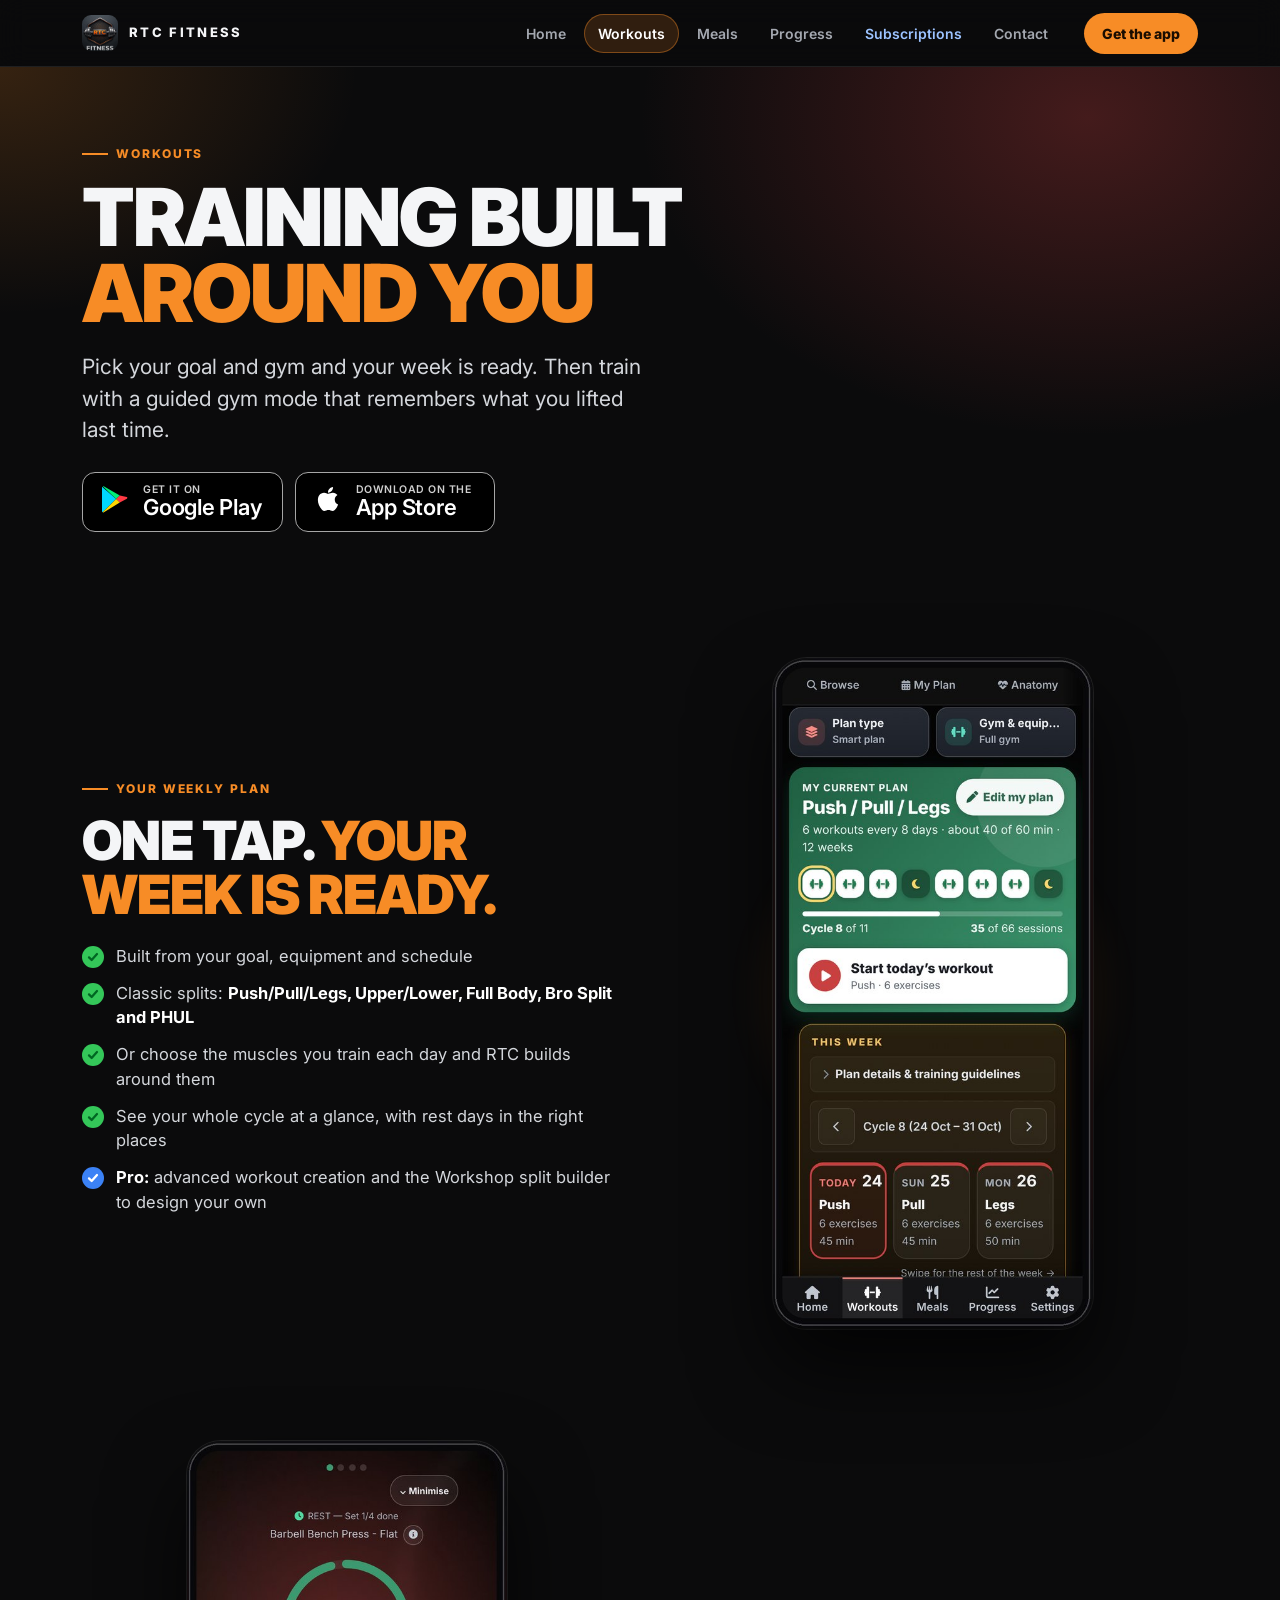
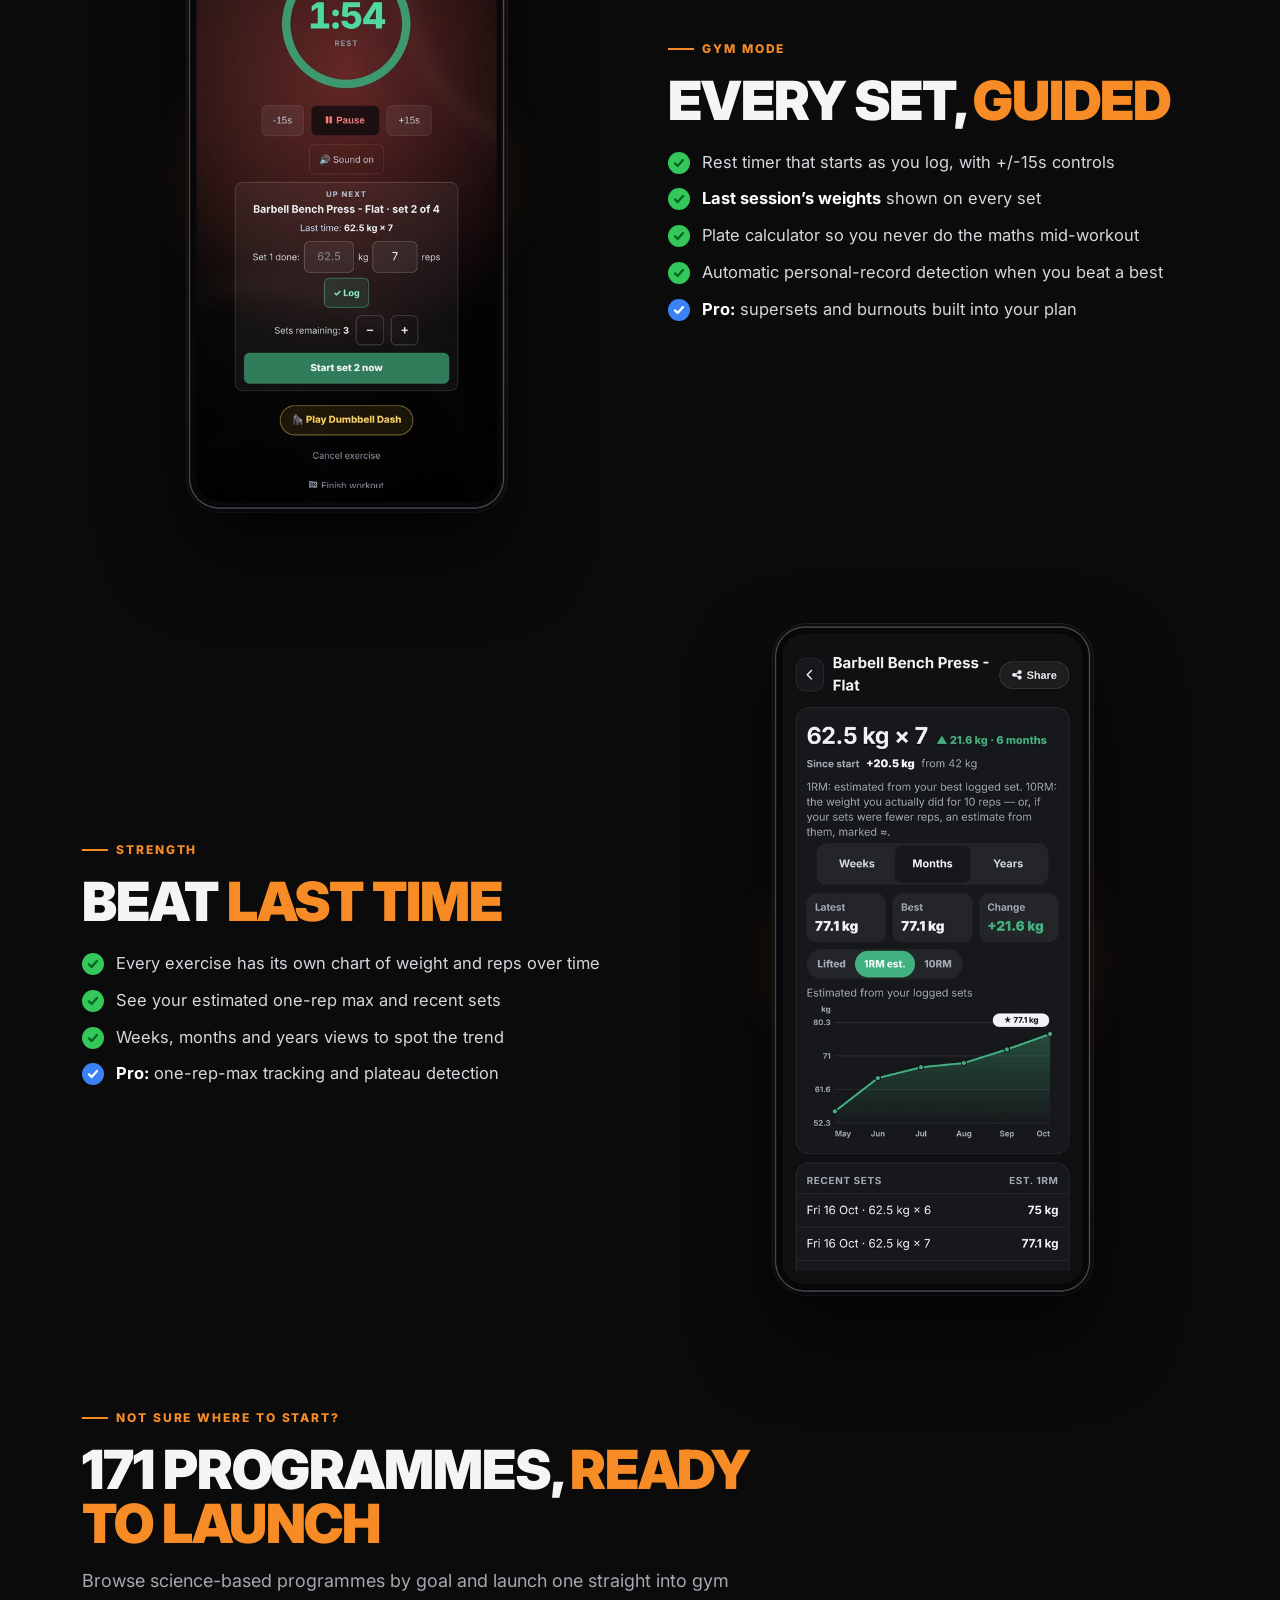
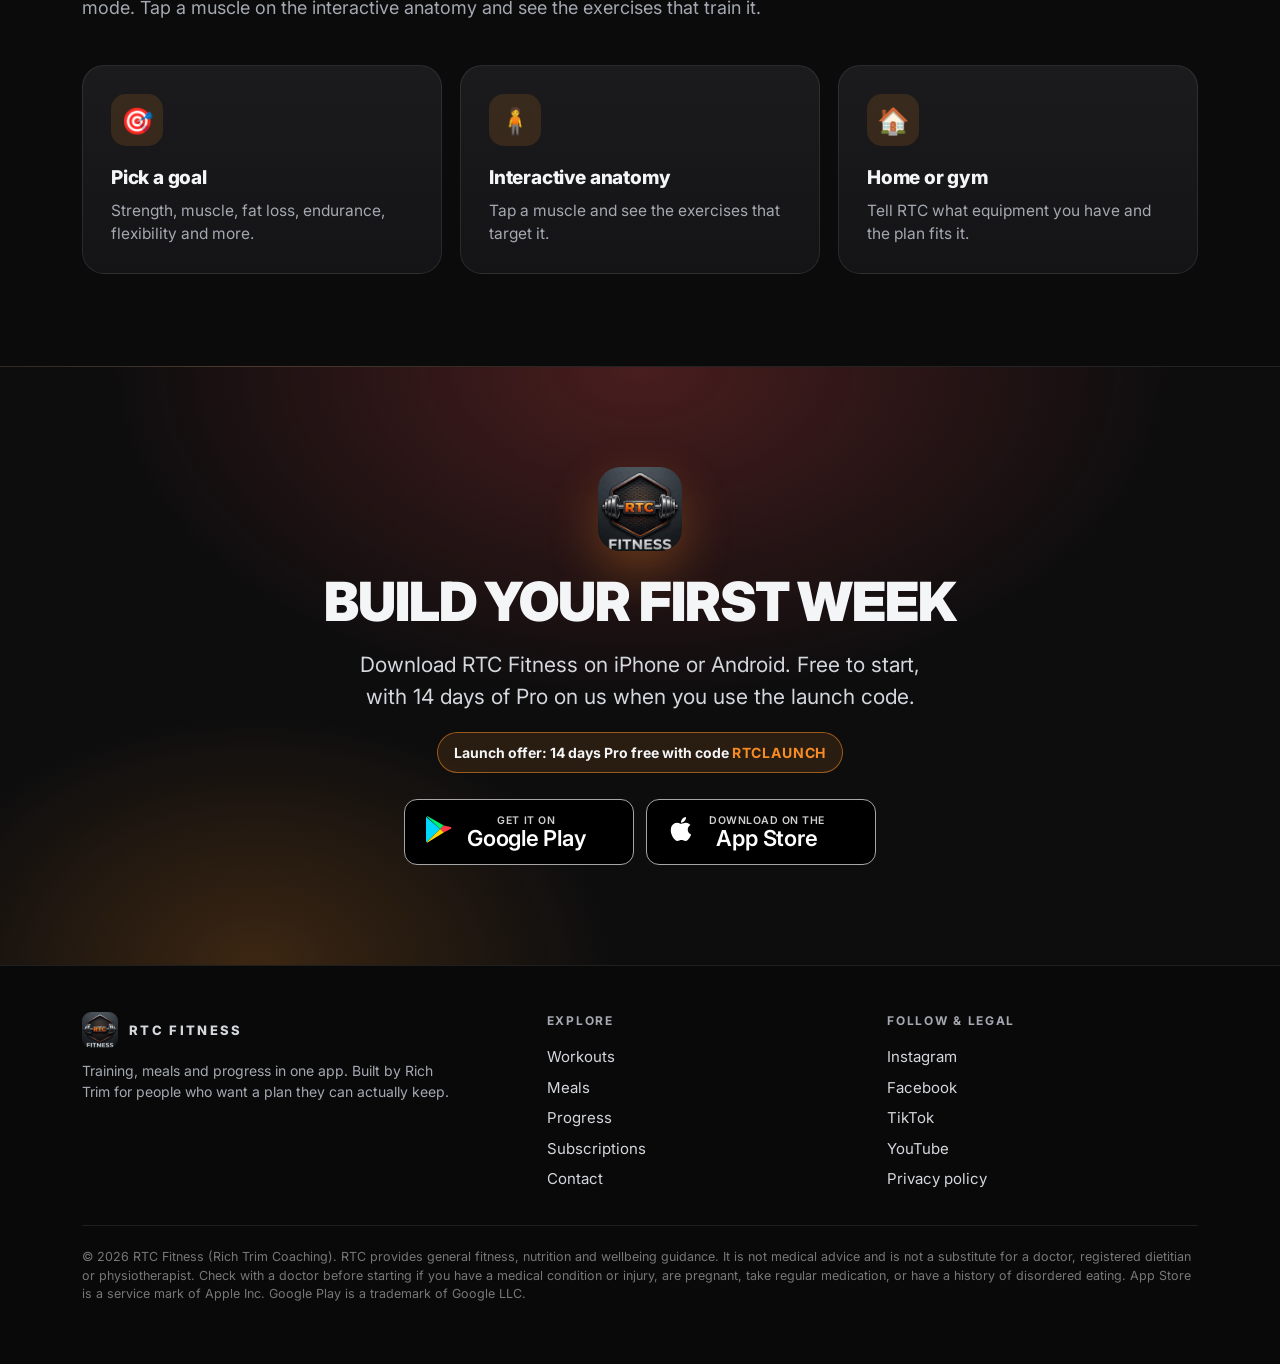
<file: workouts.html>
<!doctype html><html lang="en"><head><meta charset="utf-8"><meta name="viewport" content="width=device-width,initial-scale=1"><title>Workouts | RTC Fitness</title><meta name="description" content="A weekly training plan built in one tap, 171 ready-made programmes, guided gym mode with rest timers and personal-record detection."><meta name="theme-color" content="#0b0b0c"><meta property="og:type" content="website"><meta property="og:site_name" content="RTC Fitness"><meta property="og:title" content="Workouts | RTC Fitness"><meta property="og:description" content="A weekly training plan built in one tap, 171 ready-made programmes, guided gym mode with rest timers and personal-record detection."><meta property="og:image" content="https://rtc-fitness.app/og.png"><meta name="twitter:card" content="summary_large_image"><link rel="icon" href="icon.png"><link rel="apple-touch-icon" href="icon.png"><link rel="preconnect" href="https://fonts.googleapis.com"><link rel="preconnect" href="https://fonts.gstatic.com" crossorigin><link href="https://fonts.googleapis.com/css2?family=Inter:wght@400;500;600;700;800;900&display=swap" rel="stylesheet"><link rel="stylesheet" href="site.css"></head><body><header class="hdr"><div class="wrap"><a class="logo" href="index.html"><img src="icon.png" alt="">RTC FITNESS</a><nav id="nav"><a href="index.html">Home</a><a href="workouts.html">Workouts</a><a href="meals.html">Meals</a><a href="progress.html">Progress</a><a class="pro" href="pro.html">Subscriptions</a><a href="contact.html">Contact</a></nav><a class="cta-sm" href="download.html">Get the app</a><button class="burger" aria-label="Menu">☰</button></div></header><div class="phero"><div class="wrap rv"><div class="eyebrow">Workouts</div><h1>Training built<em>around you</em></h1><p class="lead">Pick your goal and gym and your week is ready. Then train with a guided gym mode that remembers what you lifted last time.</p><div class="stores"><a class="sb" data-play href="#"><span><svg viewBox="0 0 512 512" aria-hidden="true"><path fill="#00D7FE" d="M48 59.5v393c0 7 4 13 10 16.2L275 256z"/><path fill="#00F076" d="M333 313.9L275 256l58-57.9L82 56c-6-3.3-13-3.6-19.5-.5z"/><path fill="#FF3A44" d="M333 198.1L275 256l58 57.9 112-63c11-6.3 11-18.9 0-25.2z"/><path fill="#FFD500" d="M275 256L58.5 468.7c6.3 3.2 13.7 2.8 20-1.2l254.5-153.6z"/></svg></span><span><small>Get it on</small><strong>Google Play</strong></span></a><a class="sb" data-ios href="#"><span><svg viewBox="0 0 24 24" aria-hidden="true"><path fill="#fff" d="M17.05 20.28c-.98.95-2.05.8-3.08.35-1.09-.46-2.09-.48-3.24 0-1.44.62-2.2.44-3.06-.35C2.79 15.25 3.51 7.59 9.05 7.31c1.35.07 2.29.74 3.08.8 1.18-.24 2.31-.93 3.57-.84 1.51.12 2.65.72 3.4 1.8-3.12 1.87-2.38 5.98.48 7.13-.57 1.5-1.31 2.99-2.54 4.09l.01-.01zM12.03 7.25c-.15-2.23 1.66-4.07 3.74-4.25.29 2.58-2.34 4.5-3.74 4.25z"/></svg></span><span><small>Download on the</small><strong>App Store</strong></span></a></div></div></div><section style="padding-top:30px"><div class="wrap"><div class="row rv"><div class="txt"><div class="eyebrow">Your weekly plan</div><h2>One tap. <em>Your week is ready.</em></h2><ul><li><span>Built from your goal, equipment and schedule</span></li><li><span>Classic splits: <b>Push/Pull/Legs, Upper/Lower, Full Body, Bro Split and PHUL</b></span></li><li><span>Or choose the muscles you train each day and RTC builds around them</span></li><li><span>See your whole cycle at a glance, with rest days in the right places</span></li><li class="pro"><span><b>Pro:</b> advanced workout creation and the Workshop split builder to design your own</span></li></ul></div><div class="shot"><img src="ph-plan.jpg" alt="RTC training plan" loading="lazy"></div></div><div class="row rev rv"><div class="txt"><div class="eyebrow">Gym mode</div><h2>Every set, <em>guided</em></h2><ul><li><span>Rest timer that starts as you log, with +/-15s controls</span></li><li><span><b>Last session&rsquo;s weights</b> shown on every set</span></li><li><span>Plate calculator so you never do the maths mid-workout</span></li><li><span>Automatic personal-record detection when you beat a best</span></li><li class="pro"><span><b>Pro:</b> supersets and burnouts built into your plan</span></li></ul></div><div class="shot"><img src="ph-set.jpg" alt="RTC rest timer and set logging" loading="lazy"></div></div><div class="row rv"><div class="txt"><div class="eyebrow">Strength</div><h2>Beat <em>last time</em></h2><ul><li><span>Every exercise has its own chart of weight and reps over time</span></li><li><span>See your estimated one-rep max and recent sets</span></li><li><span>Weeks, months and years views to spot the trend</span></li><li class="pro"><span><b>Pro:</b> one-rep-max tracking and plateau detection</span></li></ul></div><div class="shot"><img src="ph-pr.jpg" alt="RTC exercise strength chart" loading="lazy"></div></div><div class="sec-head rv" style="margin-top:50px"><div class="eyebrow">Not sure where to start?</div><h2>171 programmes, <em>ready to launch</em></h2><p>Browse science-based programmes by goal and launch one straight into gym mode. Tap a muscle on the interactive anatomy and see the exercises that train it.</p></div><div class="grid3"><div class="card rv"><div class="ic">🎯</div><h3>Pick a goal</h3><p>Strength, muscle, fat loss, endurance, flexibility and more.</p></div><div class="card rv"><div class="ic">🧍</div><h3>Interactive anatomy</h3><p>Tap a muscle and see the exercises that target it.</p></div><div class="card rv"><div class="ic">🏠</div><h3>Home or gym</h3><p>Tell RTC what equipment you have and the plan fits it.</p></div></div></div></section><section class="final"><div class="wrap rv"><img class="ic" src="icon.png" alt="RTC Fitness"><h2>Build your first week</h2><p class="lead">Download RTC Fitness on iPhone or Android. Free to start, with 14 days of Pro on us when you use the launch code.</p><div class="chip">Launch offer: 14 days Pro free with code <em>RTCLAUNCH</em></div><div class="stores"><a class="sb big" data-play href="#"><span><svg viewBox="0 0 512 512" aria-hidden="true"><path fill="#00D7FE" d="M48 59.5v393c0 7 4 13 10 16.2L275 256z"/><path fill="#00F076" d="M333 313.9L275 256l58-57.9L82 56c-6-3.3-13-3.6-19.5-.5z"/><path fill="#FF3A44" d="M333 198.1L275 256l58 57.9 112-63c11-6.3 11-18.9 0-25.2z"/><path fill="#FFD500" d="M275 256L58.5 468.7c6.3 3.2 13.7 2.8 20-1.2l254.5-153.6z"/></svg></span><span><small>Get it on</small><strong>Google Play</strong></span></a><a class="sb big" data-ios href="#"><span><svg viewBox="0 0 24 24" aria-hidden="true"><path fill="#fff" d="M17.05 20.28c-.98.95-2.05.8-3.08.35-1.09-.46-2.09-.48-3.24 0-1.44.62-2.2.44-3.06-.35C2.79 15.25 3.51 7.59 9.05 7.31c1.35.07 2.29.74 3.08.8 1.18-.24 2.31-.93 3.57-.84 1.51.12 2.65.72 3.4 1.8-3.12 1.87-2.38 5.98.48 7.13-.57 1.5-1.31 2.99-2.54 4.09l.01-.01zM12.03 7.25c-.15-2.23 1.66-4.07 3.74-4.25.29 2.58-2.34 4.5-3.74 4.25z"/></svg></span><span><small>Download on the</small><strong>App Store</strong></span></a></div></div></section><footer><div class="wrap"><div><a class="logo" href="index.html" style="padding:0"><img src="icon.png" alt="" style="width:36px;height:36px;border-radius:9px">RTC FITNESS</a><p>Training, meals and progress in one app. Built by Rich Trim for people who want a plan they can actually keep.</p></div><div><h4>Explore</h4><a href="workouts.html">Workouts</a><a href="meals.html">Meals</a><a href="progress.html">Progress</a><a href="pro.html">Subscriptions</a><a href="contact.html">Contact</a></div><div><h4>Follow &amp; legal</h4><a href="https://www.instagram.com/prodadbod/" target="_blank" rel="noopener">Instagram</a><a href="https://www.facebook.com/profile.php?id=61595513233876" target="_blank" rel="noopener">Facebook</a><a href="https://www.tiktok.com/@prodadbod" target="_blank" rel="noopener">TikTok</a><a href="https://www.youtube.com/channel/UCSv2McGazLDRUVyQPkw27kA" target="_blank" rel="noopener">YouTube</a><a href="https://rtcfitness.github.io/rtc-privacy/" target="_blank" rel="noopener">Privacy policy</a></div><div class="legal">© 2026 RTC Fitness (Rich Trim Coaching). RTC provides general fitness, nutrition and wellbeing guidance. It is not medical advice and is not a substitute for a doctor, registered dietitian or physiotherapist. Check with a doctor before starting if you have a medical condition or injury, are pregnant, take regular medication, or have a history of disordered eating. App Store is a service mark of Apple Inc. Google Play is a trademark of Google LLC.</div></div></footer><script src="site.js"></script></body></html>
</file>
<file: site.css>
:root{--o:#F78C26;--r:#C84040;--g:#34C759;--b:#3b82f6;--bg:#0b0b0c;--card:#141416;--card2:#1b1b1e;--line:rgba(255,255,255,.09);--tx:#f4f5f7;--mut:#a4a8b0}
*{box-sizing:border-box}html{scroll-behavior:smooth}
body{margin:0;font-family:Inter,-apple-system,"Segoe UI",Roboto,Helvetica,Arial,sans-serif;background:var(--bg);color:var(--tx);line-height:1.5;-webkit-font-smoothing:antialiased;overflow-x:hidden}
img{max-width:100%;display:block}a{color:inherit}
.wrap{max-width:1160px;margin:auto;padding:0 22px}
/* header */
.hdr{position:sticky;top:0;z-index:50;background:rgba(11,11,12,.72);backdrop-filter:blur(14px);-webkit-backdrop-filter:blur(14px);border-bottom:1px solid var(--line)}
.hdr .wrap{display:flex;align-items:center;gap:22px;height:66px}
.logo{display:flex;align-items:center;gap:11px;text-decoration:none;font-weight:800;letter-spacing:.18em;font-size:13px}
.logo img{width:36px;height:36px;border-radius:9px}
nav{display:flex;gap:4px;margin-left:auto}
nav a{text-decoration:none;font-weight:600;font-size:14px;color:var(--mut);padding:9px 14px;border-radius:999px;transition:.2s}
nav a:hover{color:#fff;background:rgba(255,255,255,.07)}
nav a.on{color:#fff;background:rgba(247,140,38,.16);box-shadow:inset 0 0 0 1px rgba(247,140,38,.4)}
nav a.pro{color:#9cc3ff}nav a.pro.on{background:rgba(59,130,246,.18);box-shadow:inset 0 0 0 1px rgba(59,130,246,.5);color:#fff}
.cta-sm{background:var(--o);color:#1a0d00;font-weight:800;font-size:14px;padding:10px 18px;border-radius:999px;text-decoration:none;transition:.2s;white-space:nowrap}
.cta-sm:hover{transform:translateY(-1px);box-shadow:0 8px 24px rgba(247,140,38,.35)}
.burger{display:none;background:none;border:0;color:#fff;font-size:26px;margin-left:auto;cursor:pointer}
@media(max-width:900px){nav{display:none;position:absolute;top:66px;left:0;right:0;flex-direction:column;background:#0f0f10;padding:12px 18px 18px;border-bottom:1px solid var(--line)}nav.open{display:flex}.burger{display:block}.cta-sm{display:none}nav a{padding:13px 14px}}
/* hero */
.hero{position:relative;overflow:hidden;padding:64px 0 84px}
.hero:before{content:"";position:absolute;inset:0;background:url(backdrop.jpg) center/cover;filter:saturate(.75);opacity:.55}
.hero:after{content:"";position:absolute;inset:0;background:linear-gradient(180deg,rgba(11,11,12,.55),rgba(11,11,12,.7) 55%,var(--bg) 100%),radial-gradient(55% 55% at 78% 30%,rgba(200,64,64,.38),transparent 70%),radial-gradient(40% 40% at 10% 0,rgba(247,140,38,.22),transparent 70%)}
.hero .wrap{position:relative;z-index:2;display:grid;grid-template-columns:1.1fr .9fr;gap:30px;align-items:center}
.eyebrow{display:inline-flex;align-items:center;gap:8px;font-weight:800;font-size:12px;letter-spacing:.16em;text-transform:uppercase;color:var(--o);margin-bottom:16px}
.eyebrow:before{content:"";width:26px;height:2px;background:var(--o)}
h1{margin:0;font-weight:900;font-size:clamp(44px,7.4vw,92px);line-height:.95;letter-spacing:-.025em;text-transform:uppercase}
h1 em{font-style:normal;color:var(--o);display:block}
h2{margin:0;font-weight:900;font-size:clamp(30px,4.6vw,54px);line-height:1;letter-spacing:-.02em;text-transform:uppercase}
h2 em{font-style:normal;color:var(--o)}
h3{margin:0 0 6px;font-size:19px;font-weight:800;letter-spacing:-.01em}
.lead{font-size:clamp(17px,2.2vw,21px);color:#d4d7dc;max-width:560px;margin:20px 0 0}
.chip{display:inline-block;margin-top:20px;padding:9px 16px;border:1px solid rgba(247,140,38,.55);border-radius:999px;background:rgba(247,140,38,.12);font-weight:700;font-size:14px}
.chip em{font-style:normal;color:var(--o);letter-spacing:.06em}
.stores{display:flex;flex-wrap:wrap;gap:12px;margin-top:26px}
.sb{display:flex;align-items:center;gap:12px;text-decoration:none;color:#fff;background:#000;border:1.5px solid #a6a6a6;border-radius:13px;padding:10px 20px 10px 16px;min-width:200px;transition:.18s}
.sb:hover{transform:translateY(-3px);border-color:#fff;box-shadow:0 14px 34px rgba(0,0,0,.5)}
.sb svg{width:32px;height:32px;flex:none}.sb small{display:block;font-size:10.5px;font-weight:600;letter-spacing:.05em;text-transform:uppercase;color:#d0d0d0;line-height:1.1}
.sb strong{display:block;font-size:22px;font-weight:600;letter-spacing:-.01em;line-height:1.1}
.sb.big{padding:13px 24px 13px 18px;min-width:230px}
.micro{margin-top:14px;font-size:13px;color:var(--mut)}
/* phones */
.phones{position:relative;height:640px}
.ph{position:absolute;border-radius:36px;box-shadow:0 40px 90px rgba(0,0,0,.75),0 0 0 1px rgba(255,255,255,.1);animation:float 7s ease-in-out infinite}
.ph.a{width:300px;right:0;top:0;z-index:3}
.ph.b{width:260px;left:4%;top:90px;z-index:2;animation-delay:-2.5s;filter:brightness(.85)}
.ph.c{width:230px;right:-10px;top:150px;z-index:1;animation-delay:-4.5s;filter:brightness(.7)}
@keyframes float{0%,100%{transform:translateY(0)}50%{transform:translateY(-14px)}}
@media(max-width:900px){.hero{padding:40px 0 60px}.hero .wrap{grid-template-columns:1fr}.phones{height:520px;margin-top:10px}.ph.a{width:240px;right:4%}.ph.b{width:200px;left:4%}}
@media(max-width:520px){.sb{min-width:100%}.phones{height:440px}.ph.a{width:200px;right:2%}.ph.b{width:160px;left:2%}}
/* strips */
.strip{border-top:1px solid var(--line);border-bottom:1px solid var(--line);background:#0f0f11}
.strip .wrap{display:grid;grid-template-columns:repeat(4,1fr);gap:10px;padding-top:30px;padding-bottom:30px;text-align:center}
.strip b{display:block;font-size:clamp(28px,4vw,46px);font-weight:900;letter-spacing:-.02em;color:var(--o);line-height:1}
.strip span{font-size:13px;color:var(--mut);font-weight:600}
@media(max-width:700px){.strip .wrap{grid-template-columns:repeat(2,1fr);row-gap:22px}}
/* sections */
section{padding:92px 0}
.sec-head{max-width:700px;margin-bottom:44px}
.sec-head p{color:var(--mut);font-size:18px;margin:16px 0 0}
.grid3{display:grid;grid-template-columns:repeat(3,1fr);gap:18px}
.grid2{display:grid;grid-template-columns:repeat(2,1fr);gap:18px}
@media(max-width:900px){.grid3,.grid2{grid-template-columns:1fr}section{padding:64px 0}}
.card{position:relative;background:linear-gradient(180deg,var(--card2),var(--card));border:1px solid var(--line);border-radius:22px;padding:28px;overflow:hidden;transition:.25s}
.card:hover{transform:translateY(-4px);border-color:rgba(247,140,38,.45)}
.card .ic{width:52px;height:52px;border-radius:15px;display:grid;place-items:center;font-size:26px;background:rgba(247,140,38,.14);margin-bottom:18px}
.card p{margin:0;color:var(--mut);font-size:15.5px}
.card a.more{display:inline-block;margin-top:16px;font-weight:800;font-size:14px;color:var(--o);text-decoration:none}
.card a.more:hover{text-decoration:underline}
.tag{display:inline-block;font-size:11px;font-weight:800;letter-spacing:.1em;text-transform:uppercase;padding:4px 10px;border-radius:999px;margin-bottom:12px}
.tag.free{background:rgba(52,199,89,.15);color:#6fe08c;border:1px solid rgba(52,199,89,.4)}
.tag.pro{background:rgba(59,130,246,.16);color:#8db9ff;border:1px solid rgba(59,130,246,.5)}
/* feature rows */
.row{display:grid;grid-template-columns:1fr 1fr;gap:56px;align-items:center;padding:56px 0}
.row.rev .txt{order:2}
.row .shot{position:relative;display:grid;place-items:center}
.row .shot:before{content:"";position:absolute;width:76%;aspect-ratio:1;border-radius:50%;background:radial-gradient(circle,rgba(247,140,38,.32),transparent 68%);filter:blur(10px)}
.row .shot img{position:relative;width:min(320px,78%);border-radius:34px;box-shadow:0 40px 80px rgba(0,0,0,.7),0 0 0 1px rgba(255,255,255,.1)}
.row ul{list-style:none;padding:0;margin:22px 0 0;display:grid;gap:12px}
.row li{display:flex;gap:12px;align-items:flex-start;color:#d4d7dc;font-size:16.5px}
.row li:before{content:"";flex:none;width:22px;height:22px;margin-top:2px;border-radius:50%;background:var(--g) url("data:image/svg+xml,%3Csvg xmlns='http://www.w3.org/2000/svg' viewBox='0 0 24 24'%3E%3Cpath fill='none' stroke='%23062' stroke-width='3.4' stroke-linecap='round' stroke-linejoin='round' d='M6 12.5l4 4 8-9'/%3E%3C/svg%3E") center/16px no-repeat}
.row li.pro:before{background-color:var(--b);background-image:url("data:image/svg+xml,%3Csvg xmlns='http://www.w3.org/2000/svg' viewBox='0 0 24 24'%3E%3Cpath fill='none' stroke='%23fff' stroke-width='3.4' stroke-linecap='round' stroke-linejoin='round' d='M6 12.5l4 4 8-9'/%3E%3C/svg%3E")}
.row li b{color:#fff}
@media(max-width:900px){.row{grid-template-columns:1fr;gap:28px;padding:34px 0}.row.rev .txt{order:0}}
/* steps */
.steps{counter-reset:s;display:grid;grid-template-columns:repeat(3,1fr);gap:18px}
.step{counter-increment:s;background:var(--card);border:1px solid var(--line);border-radius:22px;padding:28px}
.step:before{content:counter(s);display:grid;place-items:center;width:44px;height:44px;border-radius:50%;background:var(--o);color:#1a0d00;font-weight:900;font-size:20px;margin-bottom:16px}
.step p{margin:0;color:var(--mut)}
@media(max-width:900px){.steps{grid-template-columns:1fr}}
/* pricing */
.toggle{display:inline-flex;background:#17171a;border:1px solid var(--line);border-radius:999px;padding:5px;margin-bottom:34px}
.toggle button{border:0;background:none;color:var(--mut);font:700 15px Inter,sans-serif;padding:11px 24px;border-radius:999px;cursor:pointer;transition:.2s}
.toggle button.on{background:var(--b);color:#fff;box-shadow:0 6px 20px rgba(59,130,246,.4)}
.toggle small{font-weight:800;color:#6fe08c;margin-left:6px}
.plans{display:grid;grid-template-columns:1fr 1fr;gap:20px;max-width:880px}
.plan{background:linear-gradient(180deg,var(--card2),var(--card));border:1px solid var(--line);border-radius:26px;padding:34px}
.plan.pro{border-color:rgba(59,130,246,.65);box-shadow:0 0 0 1px rgba(59,130,246,.25),0 30px 80px rgba(59,130,246,.16);position:relative}
.plan.pro:before{content:"Most popular";position:absolute;top:-13px;left:30px;background:var(--b);color:#fff;font-size:12px;font-weight:800;letter-spacing:.08em;text-transform:uppercase;padding:5px 14px;border-radius:999px}
.price{font-size:58px;font-weight:900;letter-spacing:-.03em;line-height:1;margin:14px 0 4px}
.price span{font-size:17px;color:var(--mut);font-weight:600;letter-spacing:0}
.plan ul{list-style:none;padding:0;margin:24px 0;display:grid;gap:11px}
.plan li{display:flex;gap:11px;font-size:15.5px;color:#d4d7dc}
.plan li:before{content:"✓";font-weight:900;color:var(--g)}.plan.pro li:before{color:#7fb0ff}
.btn{display:block;text-align:center;text-decoration:none;font-weight:800;padding:15px 20px;border-radius:14px;transition:.2s;font-size:16px}
.btn.o{background:var(--o);color:#1a0d00}.btn.b{background:var(--b);color:#fff}
.btn:hover{transform:translateY(-2px);box-shadow:0 12px 30px rgba(0,0,0,.45)}
@media(max-width:800px){.plans{grid-template-columns:1fr}}
.promo{margin-top:30px;max-width:880px;border:1px dashed rgba(247,140,38,.6);background:rgba(247,140,38,.08);border-radius:20px;padding:22px 26px;display:flex;gap:18px;align-items:center;flex-wrap:wrap}
.promo code{font-size:24px;font-weight:900;letter-spacing:.14em;color:var(--o);background:#0b0b0c;padding:8px 18px;border-radius:10px;border:1px solid rgba(247,140,38,.5)}
table.cmp{width:100%;border-collapse:collapse;background:var(--card);border:1px solid var(--line);border-radius:22px;overflow:hidden;font-size:15.5px}
.cmp th,.cmp td{padding:15px 20px;text-align:left;border-bottom:1px solid var(--line)}
.cmp th{font-size:12px;letter-spacing:.12em;text-transform:uppercase;color:var(--mut);background:#101012}
.cmp td:nth-child(n+2),.cmp th:nth-child(n+2){text-align:center;width:130px}
.cmp tr:last-child td{border-bottom:0}
.y{color:var(--g);font-weight:900}.p{color:#7fb0ff;font-weight:900}.n{color:#555}
@media(max-width:640px){.cmp th,.cmp td{padding:12px 10px;font-size:14px}.cmp td:nth-child(n+2),.cmp th:nth-child(n+2){width:70px}}
/* faq */
.faq{max-width:820px;display:grid;gap:12px}
.faq details{background:var(--card);border:1px solid var(--line);border-radius:16px;padding:0 22px;transition:.2s}
.faq details[open]{border-color:rgba(247,140,38,.45)}
.faq summary{cursor:pointer;list-style:none;font-weight:700;font-size:17px;padding:19px 30px 19px 0;position:relative}
.faq summary::-webkit-details-marker{display:none}
.faq summary:after{content:"+";position:absolute;right:0;top:50%;transform:translateY(-50%);font-size:26px;color:var(--o);font-weight:400}
.faq details[open] summary:after{content:"–"}
.faq p{margin:0 0 20px;color:var(--mut)}
/* final cta */
.final{position:relative;overflow:hidden;text-align:center;padding:100px 0;background:radial-gradient(60% 80% at 50% 0,rgba(200,64,64,.32),transparent 70%),radial-gradient(40% 60% at 20% 100%,rgba(247,140,38,.2),transparent 70%),#0d0d0e;border-top:1px solid var(--line)}
.final .stores{justify-content:center}.final .lead{margin-left:auto;margin-right:auto}
.final img.ic{width:84px;height:84px;border-radius:22px;margin:0 auto 24px;box-shadow:0 20px 50px rgba(247,140,38,.3)}
/* page hero (inner) */
.phero{position:relative;overflow:hidden;padding:70px 0 40px;background:radial-gradient(50% 90% at 85% 10%,rgba(200,64,64,.3),transparent 70%),radial-gradient(40% 70% at 0 0,rgba(247,140,38,.18),transparent 70%)}
.phero h1{font-size:clamp(40px,6.6vw,80px)}
.phero.blue{background:radial-gradient(50% 90% at 85% 10%,rgba(59,130,246,.3),transparent 70%),radial-gradient(40% 70% at 0 0,rgba(247,140,38,.15),transparent 70%)}
/* footer */
footer{border-top:1px solid var(--line);padding:46px 0 60px;background:#09090a}
footer .wrap{display:grid;grid-template-columns:1.4fr 1fr 1fr;gap:30px}
footer p{color:var(--mut);font-size:14px;margin:12px 0 0;max-width:380px}
footer h4{margin:0 0 12px;font-size:12px;letter-spacing:.14em;text-transform:uppercase;color:var(--mut)}
footer a{display:block;text-decoration:none;color:#d4d7dc;font-size:15px;padding:4px 0}footer a:hover{color:var(--o)}
.legal{grid-column:1/-1;border-top:1px solid var(--line);padding-top:22px;color:#777;font-size:12.5px}
@media(max-width:800px){footer .wrap{grid-template-columns:1fr}}
/* reveal */
.js .rv{opacity:0;transform:translateY(26px);transition:opacity .7s ease,transform .7s ease}
.js .rv.in{opacity:1;transform:none}
@media(prefers-reduced-motion:reduce){.ph{animation:none}.js .rv{opacity:1;transform:none;transition:none}}
</file>
